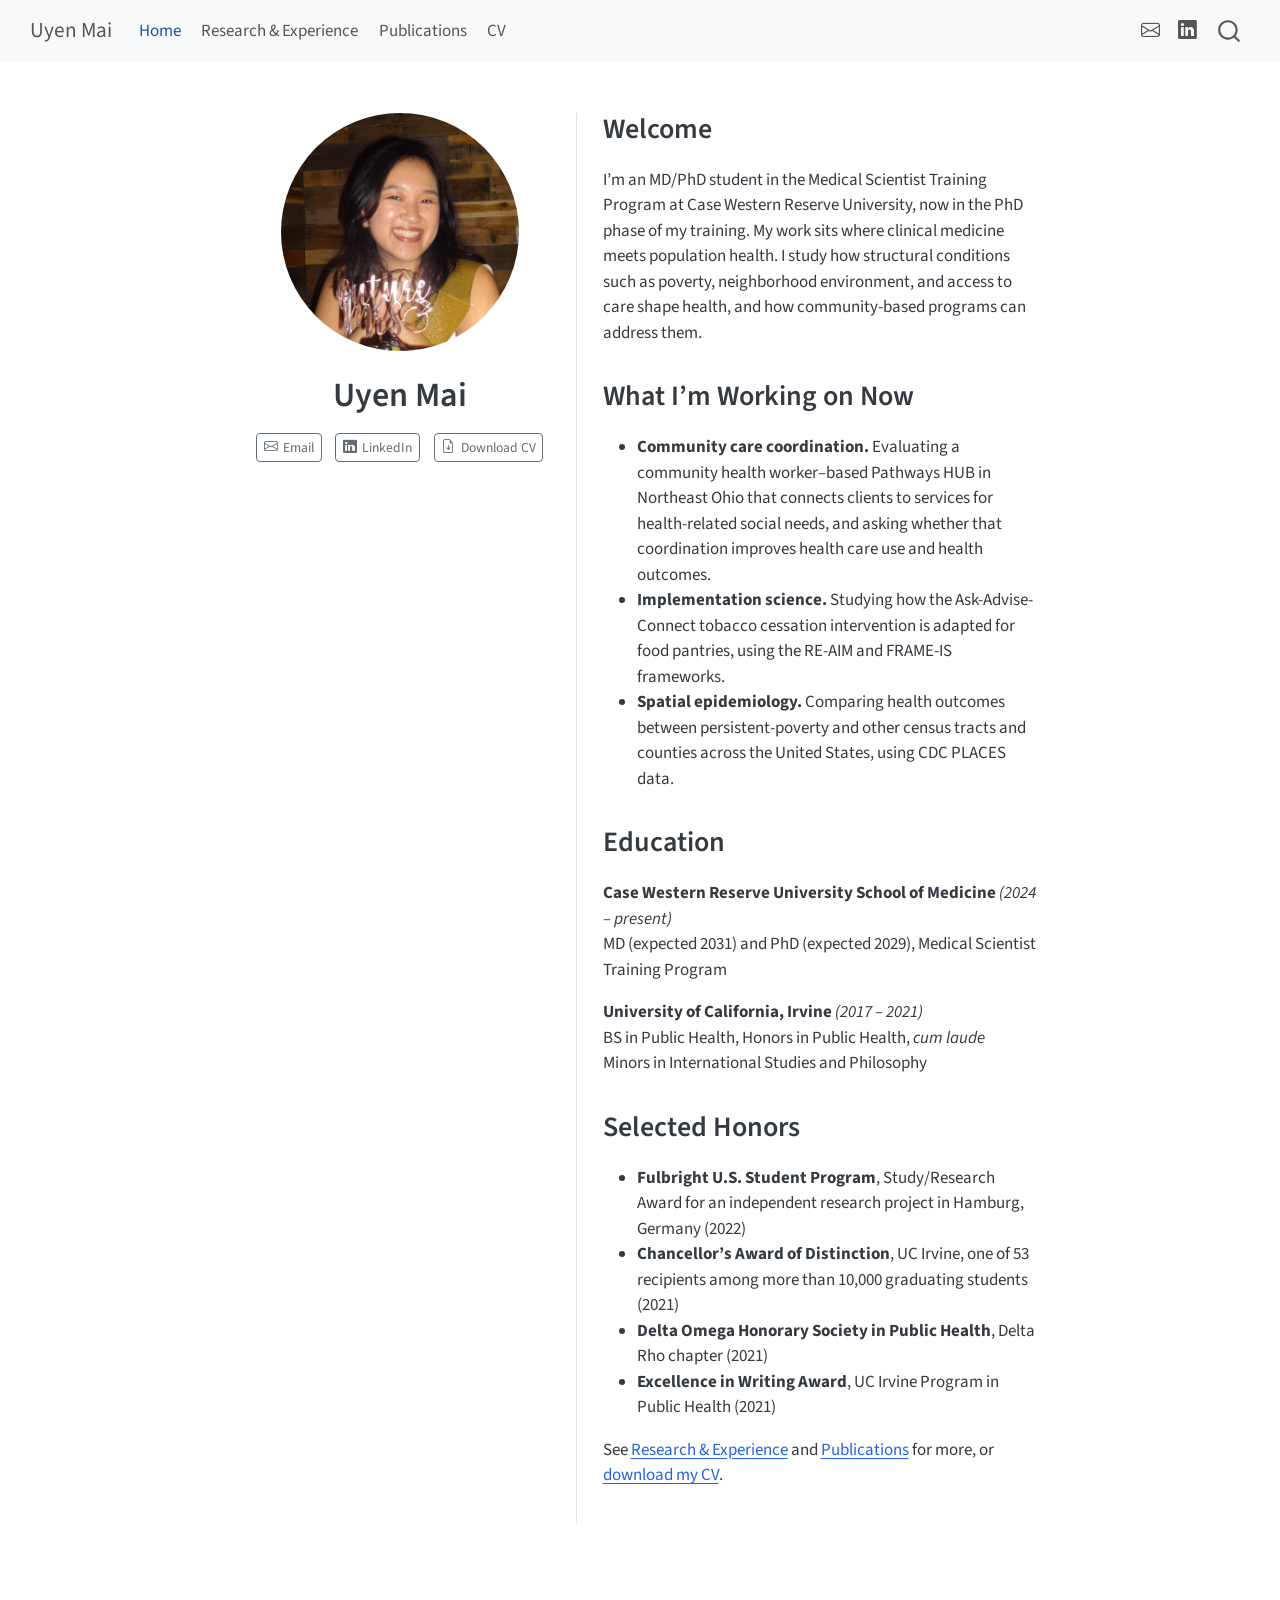
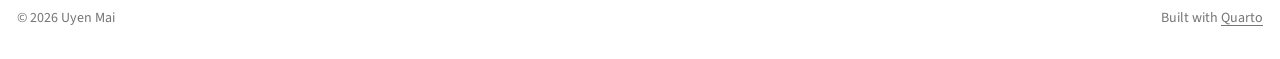
<file: docs/index.html>
<!DOCTYPE html>
<html xmlns="http://www.w3.org/1999/xhtml" lang="en" xml:lang="en"><head>

<meta charset="utf-8">
<meta name="generator" content="quarto-1.11.9">

<meta name="viewport" content="width=device-width, initial-scale=1.0, user-scalable=yes">


<title>Uyen Mai</title>
<style>
/* Default styles provided by pandoc.
** See https://pandoc.org/MANUAL.html#variables-for-html for config info.
*/
span.smallcaps{font-variant: small-caps;}
div.columns{display: flex; gap: 1.5em;}
div.column{flex: auto;}
@media screen {
div.columns{gap: min(4vw, 1.5em);}
div.column{overflow-x: auto;}
}
div.hanging-indent{margin-left: 1.5em; text-indent: -1.5em;}
ul.task-list{list-style: none;}
ul.task-list li input[type="checkbox"] {
  width: 0.8em;
  margin: 0 0.8em 0.2em -1em; /* quarto-specific, see https://github.com/quarto-dev/quarto-cli/issues/4556 */ 
  vertical-align: middle;
}
</style>


<script src="site_libs/quarto-nav/quarto-nav.js"></script>
<script src="site_libs/quarto-nav/headroom.min.js"></script>
<script src="site_libs/clipboard/clipboard.min.js"></script>
<script src="site_libs/quarto-search/autocomplete.umd.js"></script>
<script src="site_libs/quarto-search/fuse.min.js"></script>
<script src="site_libs/quarto-search/quarto-search.js"></script>
<meta name="quarto:offset" content="./">
<link href="./favicon.png" rel="icon" type="image/png">
<script src="site_libs/quarto-html/quarto.js" type="module"></script>
<script src="site_libs/quarto-html/tabsets/tabsets.js" type="module"></script>
<script src="site_libs/quarto-html/scrollable-regions/scrollable-regions.js" type="module"></script>
<script src="site_libs/quarto-html/popper.min.js"></script>
<script src="site_libs/quarto-html/tippy.umd.min.js"></script>
<link href="site_libs/quarto-html/tippy.css" rel="stylesheet">
<link href="site_libs/quarto-html/quarto-syntax-highlighting-63b5708e65d6cd79cd7618c58d0c21e7.css" rel="stylesheet" id="quarto-text-highlighting-styles">
<script src="site_libs/bootstrap/bootstrap.min.js"></script>
<link href="site_libs/bootstrap/bootstrap-icons.css" rel="stylesheet">
<link href="site_libs/bootstrap/bootstrap-2f26042ee04390a409193c36bb3e8631.min.css" rel="stylesheet" append-hash="true" id="quarto-bootstrap" data-mode="light">
<script id="quarto-search-options" type="application/json">{
  "location": "navbar",
  "copy-button": false,
  "collapse-after": 3,
  "panel-placement": "end",
  "type": "overlay",
  "limit": 50,
  "keyboard-shortcut": [
    "f",
    "/",
    "s"
  ],
  "show-item-context": false,
  "language": {
    "search-no-results-text": "No results",
    "search-matching-documents-text": "matching documents",
    "search-copy-link-title": "Copy link to search",
    "search-hide-matches-text": "Hide additional matches",
    "search-more-match-text": "more match in this document",
    "search-more-matches-text": "more matches in this document",
    "search-clear-button-title": "Clear",
    "search-text-placeholder": "",
    "search-detached-cancel-button-title": "Cancel",
    "search-submit-button-title": "Submit",
    "search-label": "Search"
  }
}</script>


<link rel="stylesheet" href="styles.css">
</head>

<body class="nav-fixed fullcontent quarto-light"><a id="quarto-skip-link" class="visually-hidden-focusable" href="#quarto-document-content">Skip to main content</a>

<div id="quarto-search-results"></div>
  <header id="quarto-header" class="headroom fixed-top">
    <nav class="navbar navbar-expand-lg " data-bs-theme="dark" aria-label="Site">
      <div class="navbar-container container-fluid">
      <div class="navbar-brand-container mx-auto">
    <a class="navbar-brand" href="./index.html">
    <span class="navbar-title">Uyen Mai</span>
    </a>
  </div>
          <button class="navbar-toggler" type="button" data-bs-toggle="collapse" data-bs-target="#navbarCollapse" aria-controls="navbarCollapse" aria-expanded="false" aria-label="Toggle navigation" onclick="if (window.quartoToggleHeadroom) { window.quartoToggleHeadroom(); }">
  <span class="navbar-toggler-icon"></span>
</button>
          <div class="collapse navbar-collapse" id="navbarCollapse">
            <ul class="navbar-nav navbar-nav-scroll me-auto">
  <li class="nav-item">
    <a class="nav-link active" href="./index.html" aria-current="page"> 
<span class="menu-text">Home</span></a>
  </li>  
  <li class="nav-item">
    <a class="nav-link" href="./research.html"> 
<span class="menu-text">Research &amp; Experience</span></a>
  </li>  
  <li class="nav-item">
    <a class="nav-link" href="./publications.html"> 
<span class="menu-text">Publications</span></a>
  </li>  
  <li class="nav-item">
    <a class="nav-link" href="./cv.pdf"> 
<span class="menu-text">CV</span></a>
  </li>  
</ul>
            <ul class="navbar-nav navbar-nav-scroll ms-auto">
  <li class="nav-item compact">
    <a class="nav-link" href="mailto:utm@case.edu"> <i class="bi bi-envelope" role="img" aria-label="Email">
</i> 
<span class="menu-text"></span></a>
  </li>  
  <li class="nav-item compact">
    <a class="nav-link" href="https://www.linkedin.com/in/umai/"> <i class="bi bi-linkedin" role="img" aria-label="LinkedIn">
</i> 
<span class="menu-text"></span></a>
  </li>  
</ul>
          </div> <!-- /navcollapse -->
            <div class="quarto-navbar-tools">
</div>
            <div id="quarto-search" class="" title="Search"></div>
      </div> <!-- /container-fluid -->
    </nav>
</header>
<!-- content -->
<div id="quarto-content" class="quarto-container page-columns page-rows-contents page-layout-article page-navbar">
<!-- sidebar -->
<!-- margin-sidebar -->
    
<!-- main -->
<div class="quarto-about-trestles">
  <div class="about-entity">
    <img src="profile.jpg" alt="Photo of Uyen Mai" class="about-image
  round " style="height: 14em; width: 14em;">
<header id="title-block-header" class="quarto-title-block default">
<div class="quarto-title">
<h1 class="title">Uyen Mai</h1>
</div>
<div class="quarto-title-meta">
  </div>
</header>
    <div class="about-links">
  <a href="mailto:utm@case.edu" class="about-link" rel="" target="">
    <i class="bi bi-envelope"></i>
     <span class="about-link-text">Email</span>
  </a>
  <a href="https://www.linkedin.com/in/umai/" class="about-link" rel="" target="">
    <i class="bi bi-linkedin"></i>
     <span class="about-link-text">LinkedIn</span>
  </a>
  <a href="/cv.pdf" class="about-link" rel="" target="">
    <i class="bi bi-file-earmark-arrow-down"></i>
     <span class="about-link-text">Download CV</span>
  </a>
</div>
  </div>
  <div class="about-contents"><main class="content" id="quarto-document-content" tabindex="-1">
<section id="welcome" class="level2">
<h2 data-anchor-id="welcome">Welcome</h2>
<p>I’m an MD/PhD student in the Medical Scientist Training Program at Case Western Reserve University, now in the PhD phase of my training. My work sits where clinical medicine meets population health. I study how structural conditions such as poverty, neighborhood environment, and access to care shape health, and how community-based programs can address them.</p>
</section>
<section id="what-im-working-on-now" class="level2">
<h2 data-anchor-id="what-im-working-on-now">What I’m Working on Now</h2>
<ul>
<li><strong>Community care coordination.</strong> Evaluating a community health worker–based Pathways HUB in Northeast Ohio that connects clients to services for health-related social needs, and asking whether that coordination improves health care use and health outcomes.</li>
<li><strong>Implementation science.</strong> Studying how the Ask-Advise-Connect tobacco cessation intervention is adapted for food pantries, using the RE-AIM and FRAME-IS frameworks.</li>
<li><strong>Spatial epidemiology.</strong> Comparing health outcomes between persistent-poverty and other census tracts and counties across the United States, using CDC PLACES data.</li>
</ul>
</section>
<section id="education" class="level2">
<h2 data-anchor-id="education">Education</h2>
<p><strong>Case Western Reserve University School of Medicine</strong> <em>(2024 – present)</em><br>
MD (expected 2031) and PhD (expected 2029), Medical Scientist Training Program</p>
<p><strong>University of California, Irvine</strong> <em>(2017 – 2021)</em><br>
BS in Public Health, Honors in Public Health, <em>cum laude</em><br>
Minors in International Studies and Philosophy</p>
</section>
<section id="selected-honors" class="level2">
<h2 data-anchor-id="selected-honors">Selected Honors</h2>
<ul>
<li><strong>Fulbright U.S. Student Program</strong>, Study/Research Award for an independent research project in Hamburg, Germany (2022)</li>
<li><strong>Chancellor’s Award of Distinction</strong>, UC Irvine, one of 53 recipients among more than 10,000 graduating students (2021)</li>
<li><strong>Delta Omega Honorary Society in Public Health</strong>, Delta Rho chapter (2021)</li>
<li><strong>Excellence in Writing Award</strong>, UC Irvine Program in Public Health (2021)</li>
</ul>
<p>See <a href="./research.html">Research &amp; Experience</a> and <a href="./publications.html">Publications</a> for more, or <a href="cv.pdf">download my CV</a>.</p>


</section>
</main></div>
</div>
 <!-- /main -->
<script id="quarto-html-after-body" type="application/javascript">
  window.document.addEventListener("DOMContentLoaded", function (event) {
    const isCodeAnnotation = (el) => {
      for (const clz of el.classList) {
        if (clz.startsWith('code-annotation-')) {                     
          return true;
        }
      }
      return false;
    }
    const onCopySuccess = function(e) {
      // button target
      const button = e.trigger;
      // don't keep focus
      button.blur();
      // flash "checked"
      button.classList.add('code-copy-button-checked');
      var currentTitle = button.getAttribute("title");
      button.setAttribute("title", "Copied!");
      let tooltip;
      if (window.bootstrap) {
        button.setAttribute("data-bs-toggle", "tooltip");
        button.setAttribute("data-bs-placement", "left");
        button.setAttribute("data-bs-title", "Copied!");
        tooltip = new bootstrap.Tooltip(button, 
          { trigger: "manual", 
            customClass: "code-copy-button-tooltip",
            offset: [0, -8]});
        tooltip.show();    
      }
      setTimeout(function() {
        if (tooltip) {
          tooltip.hide();
          button.removeAttribute("data-bs-title");
          button.removeAttribute("data-bs-toggle");
          button.removeAttribute("data-bs-placement");
        }
        button.setAttribute("title", currentTitle);
        button.classList.remove('code-copy-button-checked');
      }, 1000);
      // clear code selection
      e.clearSelection();
    }
    const getTextToCopy = function(trigger) {
      const outerScaffold = trigger.parentElement.cloneNode(true);
      const codeEl = outerScaffold.querySelector('code');
      for (const childEl of codeEl.children) {
        if (isCodeAnnotation(childEl)) {
          childEl.remove();
        }
      }
      return codeEl.innerText;
    }
    const clipboard = new window.ClipboardJS('.code-copy-button:not([data-in-quarto-modal])', {
      text: getTextToCopy
    });
    clipboard.on('success', onCopySuccess);
    if (window.document.getElementById('quarto-embedded-source-code-modal')) {
      const clipboardModal = new window.ClipboardJS('.code-copy-button[data-in-quarto-modal]', {
        text: getTextToCopy,
        container: window.document.getElementById('quarto-embedded-source-code-modal')
      });
      clipboardModal.on('success', onCopySuccess);
    }
      var localhostRegex = new RegExp(/^(?:http|https):\/\/localhost\:?[0-9]*\//);
      var mailtoRegex = new RegExp(/^mailto:/);
        var filterRegex = new RegExp('/' + window.location.host + '/');
      var isInternal = (href) => {
          return filterRegex.test(href) || localhostRegex.test(href) || mailtoRegex.test(href);
      }
      // Inspect non-navigation links and adorn them if external
      window.quartoDecorateExternalLinks = function (root) {
     var links = (root || window.document).querySelectorAll('a[href]:not(.nav-link):not(.navbar-brand):not(.toc-action):not(.sidebar-link):not(.sidebar-item-toggle):not(.pagination-link):not(.no-external):not([aria-hidden]):not(.dropdown-item):not(.quarto-navigation-tool):not(.about-link)');
      for (var i=0; i<links.length; i++) {
        const link = links[i];
        if (!isInternal(link.href)) {
          // undo the damage that might have been done by quarto-nav.js in the case of
          // links that we want to consider external
          if (link.dataset.originalHref !== undefined) {
            link.href = link.dataset.originalHref;
          }
          if (!link.classList.contains('no-external-icon')) {
          }
        }
      }
      };
      window.quartoDecorateExternalLinks(window.document);
    // Esc closes the popup (WCAG 1.4.13) and focus leaving both trigger and
    // popup closes it (WCAG 2.4.11); tippy handles neither for interactive popups.
    const hideOnEscAndFocusOut = {
      name: 'hideOnEscAndFocusOut',
      defaultValue: true,
      fn(instance) {
        const dismiss = () => {
          // A show scheduled by the trigger delay would otherwise reopen it
          instance.clearDelayTimeouts();
          instance.hide();
        };
        const onKeyDown = (event) => {
          if (event.key !== 'Escape') {
            return;
          }
          // Keep Esc from also reaching page handlers (e.g. reveal.js overview),
          // except an open reveal.js slide menu, which Esc should close too.
          // The menu handles keys only when its keyboard option is on.
          const menuHandlesEsc = window.Reveal?.getPlugin?.('menu')?.isOpen() &&
            window.Reveal.getConfig().menu?.keyboard !== false;
          if (!menuHandlesEsc) {
            event.stopPropagation();
          }
          if (instance.popper.contains(window.document.activeElement)) {
            // Disabled while refocusing so the focus trigger does not reopen it
            instance.disable();
            instance.reference.focus();
            instance.enable();
          }
          dismiss();
        };
        const onFocusOut = (event) => {
          const target = event.relatedTarget;
          if (target && !instance.reference.contains(target) &&
              !instance.popper.contains(target)) {
            dismiss();
          }
        };
        // On the trigger too: a click trigger (code-annotations: select) has no
        // blur handling. Attached for the instance's lifetime so leaving the
        // trigger also cancels a show still pending on the trigger delay.
        instance.reference.addEventListener('focusout', onFocusOut);
        return {
          onShow() {
            window.document.addEventListener('keydown', onKeyDown, true);
            instance.popper.addEventListener('focusout', onFocusOut);
          },
          onHide() {
            window.document.removeEventListener('keydown', onKeyDown, true);
            instance.popper.removeEventListener('focusout', onFocusOut);
          },
          onDestroy() {
            instance.reference.removeEventListener('focusout', onFocusOut);
          },
        };
      },
    };
    function tippyHover(el, contentFn, onTriggerFn, onUntriggerFn) {
      const config = {
        allowHTML: true,
        maxWidth: 500,
        delay: 100,
        arrow: false,
        appendTo: function(el) {
            return el.parentElement;
        },
        interactive: true,
        interactiveBorder: 10,
        theme: 'quarto',
        placement: 'bottom-start',
        plugins: [hideOnEscAndFocusOut],
      };
      if (contentFn) {
        config.content = contentFn;
      }
      if (onTriggerFn) {
        config.onTrigger = onTriggerFn;
      }
      if (onUntriggerFn) {
        config.onUntrigger = onUntriggerFn;
      }
      window.tippy(el, config); 
    }
    const noterefs = window.document.querySelectorAll('a[role="doc-noteref"]');
    for (var i=0; i<noterefs.length; i++) {
      const ref = noterefs[i];
      tippyHover(ref, function() {
        // use id or data attribute instead here
        let href = ref.getAttribute('data-footnote-href') || ref.getAttribute('href');
        try { href = new URL(href).hash; } catch {}
        const id = href.replace(/^#\/?/, "");
        const note = window.document.getElementById(id);
        if (note) {
          return note.innerHTML;
        } else {
          return "";
        }
      });
    }
    const xrefs = window.document.querySelectorAll('a.quarto-xref');
    const processXRef = (id, note) => {
      // Strip column container classes
      const stripColumnClz = (el) => {
        el.classList.remove("page-full", "page-columns");
        if (el.children) {
          for (const child of el.children) {
            stripColumnClz(child);
          }
        }
      }
      stripColumnClz(note)
      if (id === null || id.startsWith('sec-')) {
        // Special case sections, only their first couple elements
        const container = document.createElement("div");
        if (note.children && note.children.length > 2) {
          container.appendChild(note.children[0].cloneNode(true));
          for (let i = 1; i < note.children.length; i++) {
            const child = note.children[i];
            if (child.tagName === "P" && child.innerText === "") {
              continue;
            } else {
              container.appendChild(child.cloneNode(true));
              break;
            }
          }
          if (window.Quarto?.typesetMath) {
            window.Quarto.typesetMath(container);
          }
          return container.innerHTML
        } else {
          if (window.Quarto?.typesetMath) {
            window.Quarto.typesetMath(note);
          }
          return note.innerHTML;
        }
      } else {
        // Remove any anchor links if they are present
        const anchorLink = note.querySelector('a.anchorjs-link');
        if (anchorLink) {
          anchorLink.remove();
        }
        if (window.Quarto?.typesetMath) {
          window.Quarto.typesetMath(note);
        }
        if (note.classList.contains("callout")) {
          return note.outerHTML;
        } else {
          return note.innerHTML;
        }
      }
    }
    for (var i=0; i<xrefs.length; i++) {
      const xref = xrefs[i];
      tippyHover(xref, undefined, function(instance) {
        instance.disable();
        let url = xref.getAttribute('href');
        let hash = undefined; 
        if (url.startsWith('#')) {
          hash = url;
        } else {
          try { hash = new URL(url).hash; } catch {}
        }
        if (hash) {
          const id = hash.replace(/^#\/?/, "");
          const note = window.document.getElementById(id);
          if (note !== null) {
            try {
              const html = processXRef(id, note.cloneNode(true));
              instance.setContent(html);
            } finally {
              instance.enable();
              instance.show();
            }
          } else {
            // See if we can fetch this
            fetch(url.split('#')[0])
            .then(res => res.text())
            .then(html => {
              const parser = new DOMParser();
              const htmlDoc = parser.parseFromString(html, "text/html");
              const note = htmlDoc.getElementById(id);
              if (note !== null) {
                const html = processXRef(id, note);
                instance.setContent(html);
              } 
            }).finally(() => {
              instance.enable();
              instance.show();
            });
          }
        } else {
          // See if we can fetch a full url (with no hash to target)
          // This is a special case and we should probably do some content thinning / targeting
          fetch(url)
          .then(res => res.text())
          .then(html => {
            const parser = new DOMParser();
            const htmlDoc = parser.parseFromString(html, "text/html");
            const note = htmlDoc.querySelector('main.content');
            if (note !== null) {
              // This should only happen for chapter cross references
              // (since there is no id in the URL)
              // remove the first header
              if (note.children.length > 0 && note.children[0].tagName === "HEADER") {
                note.children[0].remove();
              }
              const html = processXRef(null, note);
              instance.setContent(html);
            } 
          }).finally(() => {
            instance.enable();
            instance.show();
          });
        }
      }, function(instance) {
      });
    }
        let selectedAnnoteEl;
        const selectorForAnnotation = ( cell, annotation) => {
          let cellAttr = 'data-code-cell="' + cell + '"';
          let lineAttr = 'data-code-annotation="' +  annotation + '"';
          const selector = 'span[' + cellAttr + '][' + lineAttr + ']';
          return selector;
        }
        const selectCodeLines = (annoteEl) => {
          const doc = window.document;
          const targetCell = annoteEl.getAttribute("data-target-cell");
          const targetAnnotation = annoteEl.getAttribute("data-target-annotation");
          const annoteSpan = window.document.querySelector(selectorForAnnotation(targetCell, targetAnnotation));
          const lines = annoteSpan.getAttribute("data-code-lines").split(",");
          const lineIds = lines.map((line) => {
            return targetCell + "-" + line;
          })
          // Each band is positioned against its own containing block, which is
          // not the offsetParent of the lines, so place it from client rects.
          const placeBand = (band, firstEl, lastEl, codeBlock) => {
            const container = band.offsetParent;
            if (container === null) {
              return;
            }
            const containerRect = container.getBoundingClientRect();
            // Reveal.js scales slides with a transform, so convert client
            // pixels back to the CSS pixels of the container.
            const scale = containerRect.height / container.offsetHeight || 1;
            const firstRect = firstEl.getBoundingClientRect();
            const lastRect = lastEl.getBoundingClientRect();
            const top = (firstRect.top - containerRect.top) / scale - container.clientTop + container.scrollTop;
            const height = (lastRect.bottom - firstRect.top) / scale;
            band.style.top = top - 2 + "px";
            band.style.height = height + 4 + "px";
            if (codeBlock) {
              // Without the copy button wrapper, the containing block is wider
              // than the code block, so span the code block explicitly.
              const blockRect = codeBlock.getBoundingClientRect();
              band.style.left = (blockRect.left - containerRect.left) / scale - container.clientLeft + container.scrollLeft + "px";
              band.style.width = blockRect.width / scale + "px";
            }
          };
          if (lineIds.length > 0) {
            const el = window.document.getElementById(lineIds[0]);
            const lastEl = window.document.getElementById(lineIds[lineIds.length - 1]);
            const parent = el.parentElement.parentElement;
            // cook up a div (if necessary) and position it
            let div = window.document.getElementById("code-annotation-line-highlight");
            if (div === null) {
              div = window.document.createElement("div");
              div.setAttribute("id", "code-annotation-line-highlight");
              div.style.position = 'absolute';
              parent.appendChild(div);
            }
            placeBand(div, el, lastEl, parent.closest("div.sourceCode") || parent);
            let gutterDiv = window.document.getElementById("code-annotation-line-highlight-gutter");
            if (gutterDiv === null) {
              gutterDiv = window.document.createElement("div");
              gutterDiv.setAttribute("id", "code-annotation-line-highlight-gutter");
              gutterDiv.style.position = 'absolute';
              const codeCell = window.document.getElementById(targetCell);
              const gutter = codeCell.querySelector('.code-annotation-gutter');
              gutter.appendChild(gutterDiv);
            }
            placeBand(gutterDiv, el, lastEl);
            selectedAnnoteEl = annoteEl;
          }
        };
        const unselectCodeLines = () => {
          const elementsIds = ["code-annotation-line-highlight", "code-annotation-line-highlight-gutter"];
          elementsIds.forEach((elId) => {
            const div = window.document.getElementById(elId);
            if (div) {
              div.remove();
            }
          });
          selectedAnnoteEl = undefined;
        };
          // Handle positioning of the toggle
      window.addEventListener(
        "resize",
        throttle(() => {
          elRect = undefined;
          if (selectedAnnoteEl) {
            selectCodeLines(selectedAnnoteEl);
          }
        }, 10)
      );
      function throttle(fn, ms) {
      let throttle = false;
      let timer;
        return (...args) => {
          if(!throttle) { // first call gets through
              fn.apply(this, args);
              throttle = true;
          } else { // all the others get throttled
              if(timer) clearTimeout(timer); // cancel #2
              timer = setTimeout(() => {
                fn.apply(this, args);
                timer = throttle = false;
              }, ms);
          }
        };
      }
        // Attach click handler to the DT
        const annoteDls = window.document.querySelectorAll('dt[data-target-cell]');
        for (const annoteDlNode of annoteDls) {
          annoteDlNode.addEventListener('click', (event) => {
            const clickedEl = event.target;
            if (clickedEl !== selectedAnnoteEl) {
              unselectCodeLines();
              const activeEl = window.document.querySelector('dt[data-target-cell].code-annotation-active');
              if (activeEl) {
                activeEl.classList.remove('code-annotation-active');
              }
              selectCodeLines(clickedEl);
              clickedEl.classList.add('code-annotation-active');
            } else {
              // Unselect the line
              unselectCodeLines();
              clickedEl.classList.remove('code-annotation-active');
            }
          });
        }
    const findCites = (el) => {
      const parentEl = el.parentElement;
      if (parentEl) {
        const cites = parentEl.dataset.cites;
        if (cites) {
          return {
            el,
            cites: cites.split(' ')
          };
        } else {
          return findCites(el.parentElement)
        }
      } else {
        return undefined;
      }
    };
    var bibliorefs = window.document.querySelectorAll('a[role="doc-biblioref"]');
    for (var i=0; i<bibliorefs.length; i++) {
      const ref = bibliorefs[i];
      const citeInfo = findCites(ref);
      if (citeInfo) {
        tippyHover(citeInfo.el, function() {
          var popup = window.document.createElement('div');
          citeInfo.cites.forEach(function(cite) {
            var citeDiv = window.document.createElement('div');
            citeDiv.classList.add('hanging-indent');
            citeDiv.classList.add('csl-entry');
            var biblioDiv = window.document.getElementById('ref-' + cite);
            if (biblioDiv) {
              citeDiv.innerHTML = biblioDiv.innerHTML;
            }
            popup.appendChild(citeDiv);
          });
          return popup.innerHTML;
        });
      }
    }
  });
  </script>
  <script type="application/javascript">
  window.quartoScrollableRegionsLabels = {"code":"Scrollable code","output":"Scrollable output"};
  </script>
</div> <!-- /content -->
<footer class="footer">
  <div class="nav-footer">
    <div class="nav-footer-left">
<p>© 2026 Uyen Mai</p>
</div>   
    <div class="nav-footer-center">
      &nbsp;
    </div>
    <div class="nav-footer-right">
<p>Built with <a href="https://quarto.org">Quarto</a></p>
</div>
  </div>
</footer>




</body></html>
</file>
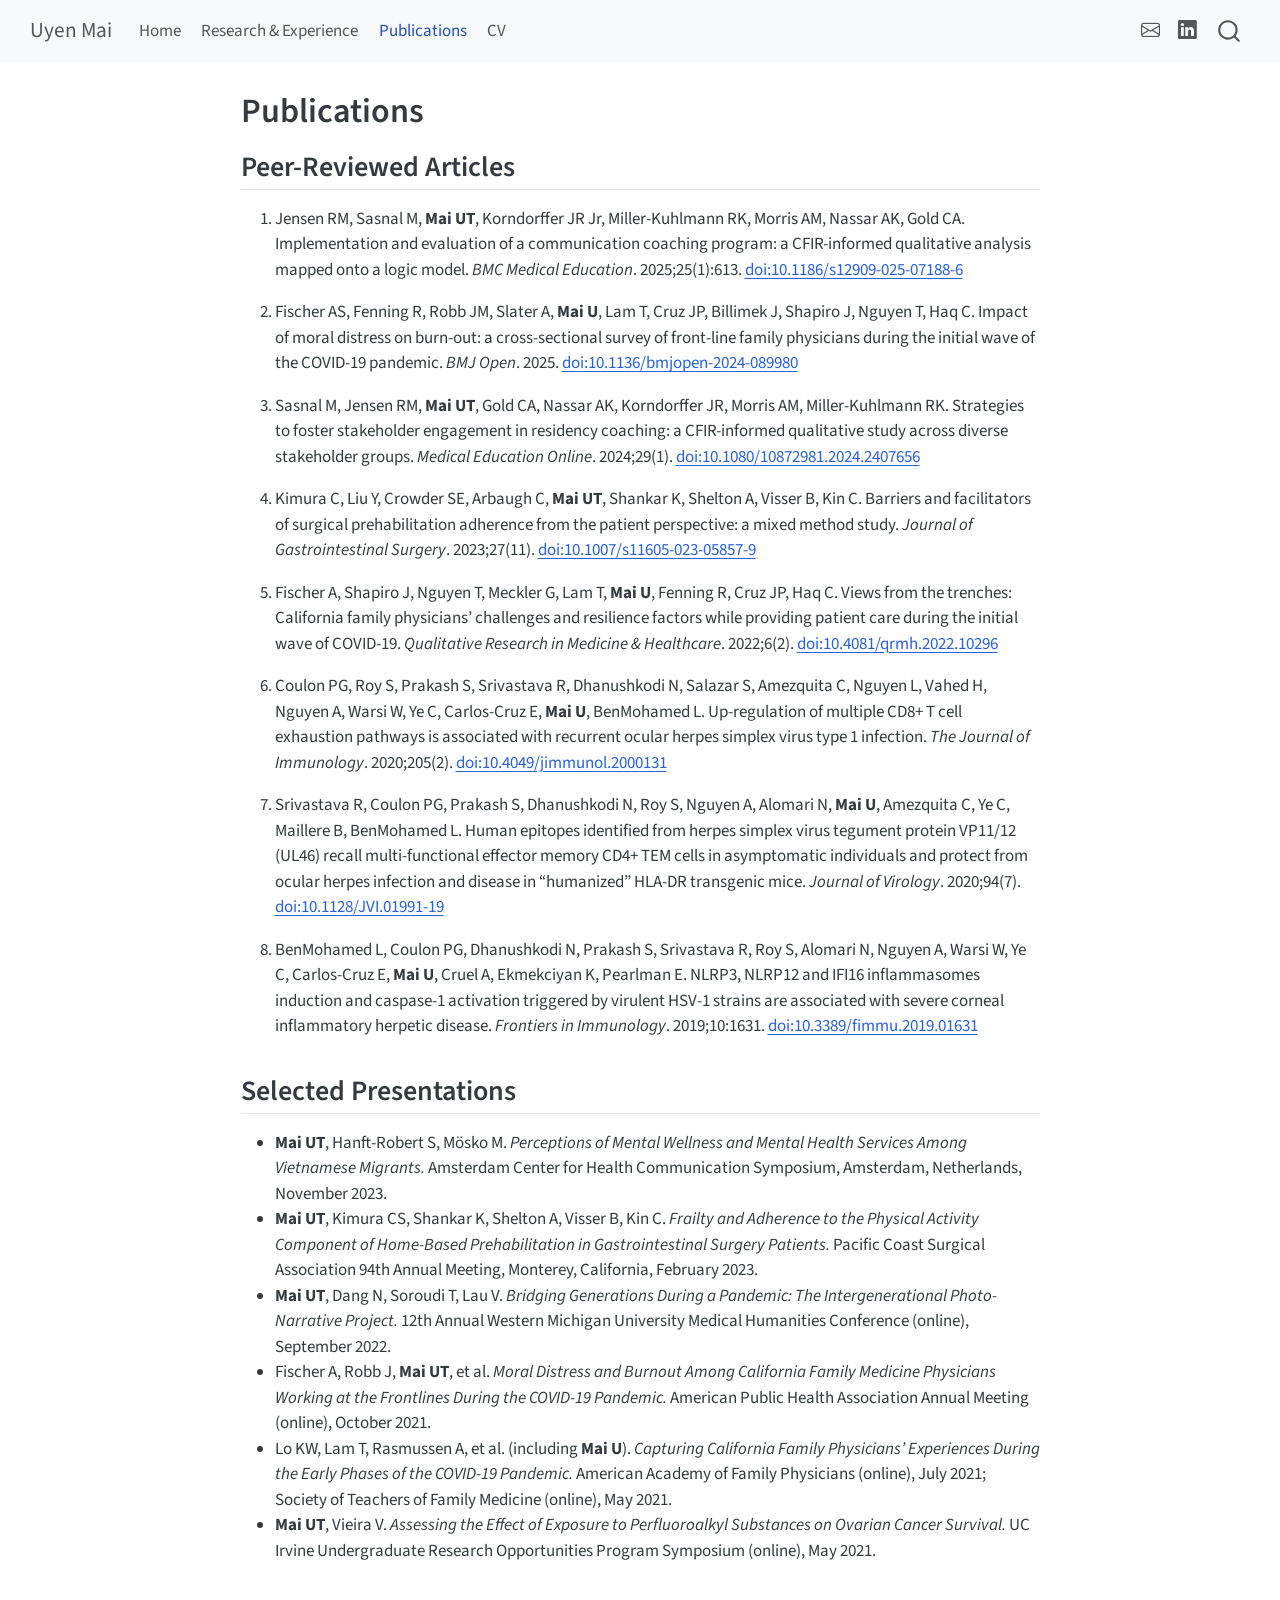
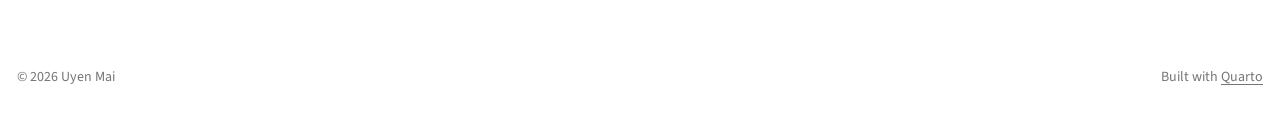
<file: docs/publications.html>
<!DOCTYPE html>
<html xmlns="http://www.w3.org/1999/xhtml" lang="en" xml:lang="en"><head>

<meta charset="utf-8">
<meta name="generator" content="quarto-1.11.9">

<meta name="viewport" content="width=device-width, initial-scale=1.0, user-scalable=yes">


<title>Publications – Uyen Mai</title>
<style>
/* Default styles provided by pandoc.
** See https://pandoc.org/MANUAL.html#variables-for-html for config info.
*/
span.smallcaps{font-variant: small-caps;}
div.columns{display: flex; gap: 1.5em;}
div.column{flex: auto;}
@media screen {
div.columns{gap: min(4vw, 1.5em);}
div.column{overflow-x: auto;}
}
div.hanging-indent{margin-left: 1.5em; text-indent: -1.5em;}
ul.task-list{list-style: none;}
ul.task-list li input[type="checkbox"] {
  width: 0.8em;
  margin: 0 0.8em 0.2em -1em; /* quarto-specific, see https://github.com/quarto-dev/quarto-cli/issues/4556 */ 
  vertical-align: middle;
}
</style>


<script src="site_libs/quarto-nav/quarto-nav.js"></script>
<script src="site_libs/quarto-nav/headroom.min.js"></script>
<script src="site_libs/clipboard/clipboard.min.js"></script>
<script src="site_libs/quarto-search/autocomplete.umd.js"></script>
<script src="site_libs/quarto-search/fuse.min.js"></script>
<script src="site_libs/quarto-search/quarto-search.js"></script>
<meta name="quarto:offset" content="./">
<link href="./favicon.png" rel="icon" type="image/png">
<script src="site_libs/quarto-html/quarto.js" type="module"></script>
<script src="site_libs/quarto-html/tabsets/tabsets.js" type="module"></script>
<script src="site_libs/quarto-html/scrollable-regions/scrollable-regions.js" type="module"></script>
<script src="site_libs/quarto-html/popper.min.js"></script>
<script src="site_libs/quarto-html/tippy.umd.min.js"></script>
<script src="site_libs/quarto-html/anchor.min.js"></script>
<link href="site_libs/quarto-html/tippy.css" rel="stylesheet">
<link href="site_libs/quarto-html/quarto-syntax-highlighting-63b5708e65d6cd79cd7618c58d0c21e7.css" rel="stylesheet" id="quarto-text-highlighting-styles">
<script src="site_libs/bootstrap/bootstrap.min.js"></script>
<link href="site_libs/bootstrap/bootstrap-icons.css" rel="stylesheet">
<link href="site_libs/bootstrap/bootstrap-2f26042ee04390a409193c36bb3e8631.min.css" rel="stylesheet" append-hash="true" id="quarto-bootstrap" data-mode="light">
<script id="quarto-search-options" type="application/json">{
  "location": "navbar",
  "copy-button": false,
  "collapse-after": 3,
  "panel-placement": "end",
  "type": "overlay",
  "limit": 50,
  "keyboard-shortcut": [
    "f",
    "/",
    "s"
  ],
  "show-item-context": false,
  "language": {
    "search-no-results-text": "No results",
    "search-matching-documents-text": "matching documents",
    "search-copy-link-title": "Copy link to search",
    "search-hide-matches-text": "Hide additional matches",
    "search-more-match-text": "more match in this document",
    "search-more-matches-text": "more matches in this document",
    "search-clear-button-title": "Clear",
    "search-text-placeholder": "",
    "search-detached-cancel-button-title": "Cancel",
    "search-submit-button-title": "Submit",
    "search-label": "Search"
  }
}</script>


<link rel="stylesheet" href="styles.css">
</head>

<body class="nav-fixed fullcontent quarto-light"><a id="quarto-skip-link" class="visually-hidden-focusable" href="#quarto-document-content">Skip to main content</a>

<div id="quarto-search-results"></div>
  <header id="quarto-header" class="headroom fixed-top">
    <nav class="navbar navbar-expand-lg " data-bs-theme="dark" aria-label="Site">
      <div class="navbar-container container-fluid">
      <div class="navbar-brand-container mx-auto">
    <a class="navbar-brand" href="./index.html">
    <span class="navbar-title">Uyen Mai</span>
    </a>
  </div>
          <button class="navbar-toggler" type="button" data-bs-toggle="collapse" data-bs-target="#navbarCollapse" aria-controls="navbarCollapse" aria-expanded="false" aria-label="Toggle navigation" onclick="if (window.quartoToggleHeadroom) { window.quartoToggleHeadroom(); }">
  <span class="navbar-toggler-icon"></span>
</button>
          <div class="collapse navbar-collapse" id="navbarCollapse">
            <ul class="navbar-nav navbar-nav-scroll me-auto">
  <li class="nav-item">
    <a class="nav-link" href="./index.html"> 
<span class="menu-text">Home</span></a>
  </li>  
  <li class="nav-item">
    <a class="nav-link" href="./research.html"> 
<span class="menu-text">Research &amp; Experience</span></a>
  </li>  
  <li class="nav-item">
    <a class="nav-link active" href="./publications.html" aria-current="page"> 
<span class="menu-text">Publications</span></a>
  </li>  
  <li class="nav-item">
    <a class="nav-link" href="./cv.pdf"> 
<span class="menu-text">CV</span></a>
  </li>  
</ul>
            <ul class="navbar-nav navbar-nav-scroll ms-auto">
  <li class="nav-item compact">
    <a class="nav-link" href="mailto:utm@case.edu"> <i class="bi bi-envelope" role="img" aria-label="Email">
</i> 
<span class="menu-text"></span></a>
  </li>  
  <li class="nav-item compact">
    <a class="nav-link" href="https://www.linkedin.com/in/umai/"> <i class="bi bi-linkedin" role="img" aria-label="LinkedIn">
</i> 
<span class="menu-text"></span></a>
  </li>  
</ul>
          </div> <!-- /navcollapse -->
            <div class="quarto-navbar-tools">
</div>
            <div id="quarto-search" class="" title="Search"></div>
      </div> <!-- /container-fluid -->
    </nav>
</header>
<!-- content -->
<div id="quarto-content" class="quarto-container page-columns page-rows-contents page-layout-article page-navbar">
<!-- sidebar -->
<!-- margin-sidebar -->
    
<!-- main -->
<main class="content" id="quarto-document-content" tabindex="-1">

<header id="title-block-header" class="quarto-title-block default">
<div class="quarto-title">
<h1 class="title">Publications</h1>
</div>



<div class="quarto-title-meta">

    
  
    
  </div>
  


</header>


<section id="peer-reviewed-articles" class="level2">
<h2 class="anchored" data-anchor-id="peer-reviewed-articles">Peer-Reviewed Articles</h2>
<ol type="1">
<li><p>Jensen RM, Sasnal M, <strong>Mai UT</strong>, Korndorffer JR Jr, Miller-Kuhlmann RK, Morris AM, Nassar AK, Gold CA. Implementation and evaluation of a communication coaching program: a CFIR-informed qualitative analysis mapped onto a logic model. <em>BMC Medical Education</em>. 2025;25(1):613. <a href="https://doi.org/10.1186/s12909-025-07188-6">doi:10.1186/s12909-025-07188-6</a></p></li>
<li><p>Fischer AS, Fenning R, Robb JM, Slater A, <strong>Mai U</strong>, Lam T, Cruz JP, Billimek J, Shapiro J, Nguyen T, Haq C. Impact of moral distress on burn-out: a cross-sectional survey of front-line family physicians during the initial wave of the COVID-19 pandemic. <em>BMJ Open</em>. 2025. <a href="https://doi.org/10.1136/bmjopen-2024-089980">doi:10.1136/bmjopen-2024-089980</a></p></li>
<li><p>Sasnal M, Jensen RM, <strong>Mai UT</strong>, Gold CA, Nassar AK, Korndorffer JR, Morris AM, Miller-Kuhlmann RK. Strategies to foster stakeholder engagement in residency coaching: a CFIR-informed qualitative study across diverse stakeholder groups. <em>Medical Education Online</em>. 2024;29(1). <a href="https://doi.org/10.1080/10872981.2024.2407656">doi:10.1080/10872981.2024.2407656</a></p></li>
<li><p>Kimura C, Liu Y, Crowder SE, Arbaugh C, <strong>Mai UT</strong>, Shankar K, Shelton A, Visser B, Kin C. Barriers and facilitators of surgical prehabilitation adherence from the patient perspective: a mixed method study. <em>Journal of Gastrointestinal Surgery</em>. 2023;27(11). <a href="https://doi.org/10.1007/s11605-023-05857-9">doi:10.1007/s11605-023-05857-9</a></p></li>
<li><p>Fischer A, Shapiro J, Nguyen T, Meckler G, Lam T, <strong>Mai U</strong>, Fenning R, Cruz JP, Haq C. Views from the trenches: California family physicians’ challenges and resilience factors while providing patient care during the initial wave of COVID-19. <em>Qualitative Research in Medicine &amp; Healthcare</em>. 2022;6(2). <a href="https://doi.org/10.4081/qrmh.2022.10296">doi:10.4081/qrmh.2022.10296</a></p></li>
<li><p>Coulon PG, Roy S, Prakash S, Srivastava R, Dhanushkodi N, Salazar S, Amezquita C, Nguyen L, Vahed H, Nguyen A, Warsi W, Ye C, Carlos-Cruz E, <strong>Mai U</strong>, BenMohamed L. Up-regulation of multiple CD8+ T cell exhaustion pathways is associated with recurrent ocular herpes simplex virus type 1 infection. <em>The Journal of Immunology</em>. 2020;205(2). <a href="https://doi.org/10.4049/jimmunol.2000131">doi:10.4049/jimmunol.2000131</a></p></li>
<li><p>Srivastava R, Coulon PG, Prakash S, Dhanushkodi N, Roy S, Nguyen A, Alomari N, <strong>Mai U</strong>, Amezquita C, Ye C, Maillere B, BenMohamed L. Human epitopes identified from herpes simplex virus tegument protein VP11/12 (UL46) recall multi-functional effector memory CD4+ TEM cells in asymptomatic individuals and protect from ocular herpes infection and disease in “humanized” HLA-DR transgenic mice. <em>Journal of Virology</em>. 2020;94(7). <a href="https://doi.org/10.1128/JVI.01991-19">doi:10.1128/JVI.01991-19</a></p></li>
<li><p>BenMohamed L, Coulon PG, Dhanushkodi N, Prakash S, Srivastava R, Roy S, Alomari N, Nguyen A, Warsi W, Ye C, Carlos-Cruz E, <strong>Mai U</strong>, Cruel A, Ekmekciyan K, Pearlman E. NLRP3, NLRP12 and IFI16 inflammasomes induction and caspase-1 activation triggered by virulent HSV-1 strains are associated with severe corneal inflammatory herpetic disease. <em>Frontiers in Immunology</em>. 2019;10:1631. <a href="https://doi.org/10.3389/fimmu.2019.01631">doi:10.3389/fimmu.2019.01631</a></p></li>
</ol>
</section>
<section id="selected-presentations" class="level2">
<h2 class="anchored" data-anchor-id="selected-presentations">Selected Presentations</h2>
<ul>
<li><strong>Mai UT</strong>, Hanft-Robert S, Mösko M. <em>Perceptions of Mental Wellness and Mental Health Services Among Vietnamese Migrants.</em> Amsterdam Center for Health Communication Symposium, Amsterdam, Netherlands, November 2023.</li>
<li><strong>Mai UT</strong>, Kimura CS, Shankar K, Shelton A, Visser B, Kin C. <em>Frailty and Adherence to the Physical Activity Component of Home-Based Prehabilitation in Gastrointestinal Surgery Patients.</em> Pacific Coast Surgical Association 94th Annual Meeting, Monterey, California, February 2023.</li>
<li><strong>Mai UT</strong>, Dang N, Soroudi T, Lau V. <em>Bridging Generations During a Pandemic: The Intergenerational Photo-Narrative Project.</em> 12th Annual Western Michigan University Medical Humanities Conference (online), September 2022.</li>
<li>Fischer A, Robb J, <strong>Mai UT</strong>, et al.&nbsp;<em>Moral Distress and Burnout Among California Family Medicine Physicians Working at the Frontlines During the COVID-19 Pandemic.</em> American Public Health Association Annual Meeting (online), October 2021.</li>
<li>Lo KW, Lam T, Rasmussen A, et al.&nbsp;(including <strong>Mai U</strong>). <em>Capturing California Family Physicians’ Experiences During the Early Phases of the COVID-19 Pandemic.</em> American Academy of Family Physicians (online), July 2021; Society of Teachers of Family Medicine (online), May 2021.</li>
<li><strong>Mai UT</strong>, Vieira V. <em>Assessing the Effect of Exposure to Perfluoroalkyl Substances on Ovarian Cancer Survival.</em> UC Irvine Undergraduate Research Opportunities Program Symposium (online), May 2021.</li>
</ul>


</section>

</main> <!-- /main -->
<script id="quarto-html-after-body" type="application/javascript">
  window.document.addEventListener("DOMContentLoaded", function (event) {
    const icon = "";
    const anchorJS = new window.AnchorJS();
    anchorJS.options = {
      placement: 'right',
      icon: icon
    };
    anchorJS.add('.anchored');
    const isCodeAnnotation = (el) => {
      for (const clz of el.classList) {
        if (clz.startsWith('code-annotation-')) {                     
          return true;
        }
      }
      return false;
    }
    const onCopySuccess = function(e) {
      // button target
      const button = e.trigger;
      // don't keep focus
      button.blur();
      // flash "checked"
      button.classList.add('code-copy-button-checked');
      var currentTitle = button.getAttribute("title");
      button.setAttribute("title", "Copied!");
      let tooltip;
      if (window.bootstrap) {
        button.setAttribute("data-bs-toggle", "tooltip");
        button.setAttribute("data-bs-placement", "left");
        button.setAttribute("data-bs-title", "Copied!");
        tooltip = new bootstrap.Tooltip(button, 
          { trigger: "manual", 
            customClass: "code-copy-button-tooltip",
            offset: [0, -8]});
        tooltip.show();    
      }
      setTimeout(function() {
        if (tooltip) {
          tooltip.hide();
          button.removeAttribute("data-bs-title");
          button.removeAttribute("data-bs-toggle");
          button.removeAttribute("data-bs-placement");
        }
        button.setAttribute("title", currentTitle);
        button.classList.remove('code-copy-button-checked');
      }, 1000);
      // clear code selection
      e.clearSelection();
    }
    const getTextToCopy = function(trigger) {
      const outerScaffold = trigger.parentElement.cloneNode(true);
      const codeEl = outerScaffold.querySelector('code');
      for (const childEl of codeEl.children) {
        if (isCodeAnnotation(childEl)) {
          childEl.remove();
        }
      }
      return codeEl.innerText;
    }
    const clipboard = new window.ClipboardJS('.code-copy-button:not([data-in-quarto-modal])', {
      text: getTextToCopy
    });
    clipboard.on('success', onCopySuccess);
    if (window.document.getElementById('quarto-embedded-source-code-modal')) {
      const clipboardModal = new window.ClipboardJS('.code-copy-button[data-in-quarto-modal]', {
        text: getTextToCopy,
        container: window.document.getElementById('quarto-embedded-source-code-modal')
      });
      clipboardModal.on('success', onCopySuccess);
    }
      var localhostRegex = new RegExp(/^(?:http|https):\/\/localhost\:?[0-9]*\//);
      var mailtoRegex = new RegExp(/^mailto:/);
        var filterRegex = new RegExp('/' + window.location.host + '/');
      var isInternal = (href) => {
          return filterRegex.test(href) || localhostRegex.test(href) || mailtoRegex.test(href);
      }
      // Inspect non-navigation links and adorn them if external
      window.quartoDecorateExternalLinks = function (root) {
     var links = (root || window.document).querySelectorAll('a[href]:not(.nav-link):not(.navbar-brand):not(.toc-action):not(.sidebar-link):not(.sidebar-item-toggle):not(.pagination-link):not(.no-external):not([aria-hidden]):not(.dropdown-item):not(.quarto-navigation-tool):not(.about-link)');
      for (var i=0; i<links.length; i++) {
        const link = links[i];
        if (!isInternal(link.href)) {
          // undo the damage that might have been done by quarto-nav.js in the case of
          // links that we want to consider external
          if (link.dataset.originalHref !== undefined) {
            link.href = link.dataset.originalHref;
          }
          if (!link.classList.contains('no-external-icon')) {
          }
        }
      }
      };
      window.quartoDecorateExternalLinks(window.document);
    // Esc closes the popup (WCAG 1.4.13) and focus leaving both trigger and
    // popup closes it (WCAG 2.4.11); tippy handles neither for interactive popups.
    const hideOnEscAndFocusOut = {
      name: 'hideOnEscAndFocusOut',
      defaultValue: true,
      fn(instance) {
        const dismiss = () => {
          // A show scheduled by the trigger delay would otherwise reopen it
          instance.clearDelayTimeouts();
          instance.hide();
        };
        const onKeyDown = (event) => {
          if (event.key !== 'Escape') {
            return;
          }
          // Keep Esc from also reaching page handlers (e.g. reveal.js overview),
          // except an open reveal.js slide menu, which Esc should close too.
          // The menu handles keys only when its keyboard option is on.
          const menuHandlesEsc = window.Reveal?.getPlugin?.('menu')?.isOpen() &&
            window.Reveal.getConfig().menu?.keyboard !== false;
          if (!menuHandlesEsc) {
            event.stopPropagation();
          }
          if (instance.popper.contains(window.document.activeElement)) {
            // Disabled while refocusing so the focus trigger does not reopen it
            instance.disable();
            instance.reference.focus();
            instance.enable();
          }
          dismiss();
        };
        const onFocusOut = (event) => {
          const target = event.relatedTarget;
          if (target && !instance.reference.contains(target) &&
              !instance.popper.contains(target)) {
            dismiss();
          }
        };
        // On the trigger too: a click trigger (code-annotations: select) has no
        // blur handling. Attached for the instance's lifetime so leaving the
        // trigger also cancels a show still pending on the trigger delay.
        instance.reference.addEventListener('focusout', onFocusOut);
        return {
          onShow() {
            window.document.addEventListener('keydown', onKeyDown, true);
            instance.popper.addEventListener('focusout', onFocusOut);
          },
          onHide() {
            window.document.removeEventListener('keydown', onKeyDown, true);
            instance.popper.removeEventListener('focusout', onFocusOut);
          },
          onDestroy() {
            instance.reference.removeEventListener('focusout', onFocusOut);
          },
        };
      },
    };
    function tippyHover(el, contentFn, onTriggerFn, onUntriggerFn) {
      const config = {
        allowHTML: true,
        maxWidth: 500,
        delay: 100,
        arrow: false,
        appendTo: function(el) {
            return el.parentElement;
        },
        interactive: true,
        interactiveBorder: 10,
        theme: 'quarto',
        placement: 'bottom-start',
        plugins: [hideOnEscAndFocusOut],
      };
      if (contentFn) {
        config.content = contentFn;
      }
      if (onTriggerFn) {
        config.onTrigger = onTriggerFn;
      }
      if (onUntriggerFn) {
        config.onUntrigger = onUntriggerFn;
      }
      window.tippy(el, config); 
    }
    const noterefs = window.document.querySelectorAll('a[role="doc-noteref"]');
    for (var i=0; i<noterefs.length; i++) {
      const ref = noterefs[i];
      tippyHover(ref, function() {
        // use id or data attribute instead here
        let href = ref.getAttribute('data-footnote-href') || ref.getAttribute('href');
        try { href = new URL(href).hash; } catch {}
        const id = href.replace(/^#\/?/, "");
        const note = window.document.getElementById(id);
        if (note) {
          return note.innerHTML;
        } else {
          return "";
        }
      });
    }
    const xrefs = window.document.querySelectorAll('a.quarto-xref');
    const processXRef = (id, note) => {
      // Strip column container classes
      const stripColumnClz = (el) => {
        el.classList.remove("page-full", "page-columns");
        if (el.children) {
          for (const child of el.children) {
            stripColumnClz(child);
          }
        }
      }
      stripColumnClz(note)
      if (id === null || id.startsWith('sec-')) {
        // Special case sections, only their first couple elements
        const container = document.createElement("div");
        if (note.children && note.children.length > 2) {
          container.appendChild(note.children[0].cloneNode(true));
          for (let i = 1; i < note.children.length; i++) {
            const child = note.children[i];
            if (child.tagName === "P" && child.innerText === "") {
              continue;
            } else {
              container.appendChild(child.cloneNode(true));
              break;
            }
          }
          if (window.Quarto?.typesetMath) {
            window.Quarto.typesetMath(container);
          }
          return container.innerHTML
        } else {
          if (window.Quarto?.typesetMath) {
            window.Quarto.typesetMath(note);
          }
          return note.innerHTML;
        }
      } else {
        // Remove any anchor links if they are present
        const anchorLink = note.querySelector('a.anchorjs-link');
        if (anchorLink) {
          anchorLink.remove();
        }
        if (window.Quarto?.typesetMath) {
          window.Quarto.typesetMath(note);
        }
        if (note.classList.contains("callout")) {
          return note.outerHTML;
        } else {
          return note.innerHTML;
        }
      }
    }
    for (var i=0; i<xrefs.length; i++) {
      const xref = xrefs[i];
      tippyHover(xref, undefined, function(instance) {
        instance.disable();
        let url = xref.getAttribute('href');
        let hash = undefined; 
        if (url.startsWith('#')) {
          hash = url;
        } else {
          try { hash = new URL(url).hash; } catch {}
        }
        if (hash) {
          const id = hash.replace(/^#\/?/, "");
          const note = window.document.getElementById(id);
          if (note !== null) {
            try {
              const html = processXRef(id, note.cloneNode(true));
              instance.setContent(html);
            } finally {
              instance.enable();
              instance.show();
            }
          } else {
            // See if we can fetch this
            fetch(url.split('#')[0])
            .then(res => res.text())
            .then(html => {
              const parser = new DOMParser();
              const htmlDoc = parser.parseFromString(html, "text/html");
              const note = htmlDoc.getElementById(id);
              if (note !== null) {
                const html = processXRef(id, note);
                instance.setContent(html);
              } 
            }).finally(() => {
              instance.enable();
              instance.show();
            });
          }
        } else {
          // See if we can fetch a full url (with no hash to target)
          // This is a special case and we should probably do some content thinning / targeting
          fetch(url)
          .then(res => res.text())
          .then(html => {
            const parser = new DOMParser();
            const htmlDoc = parser.parseFromString(html, "text/html");
            const note = htmlDoc.querySelector('main.content');
            if (note !== null) {
              // This should only happen for chapter cross references
              // (since there is no id in the URL)
              // remove the first header
              if (note.children.length > 0 && note.children[0].tagName === "HEADER") {
                note.children[0].remove();
              }
              const html = processXRef(null, note);
              instance.setContent(html);
            } 
          }).finally(() => {
            instance.enable();
            instance.show();
          });
        }
      }, function(instance) {
      });
    }
        let selectedAnnoteEl;
        const selectorForAnnotation = ( cell, annotation) => {
          let cellAttr = 'data-code-cell="' + cell + '"';
          let lineAttr = 'data-code-annotation="' +  annotation + '"';
          const selector = 'span[' + cellAttr + '][' + lineAttr + ']';
          return selector;
        }
        const selectCodeLines = (annoteEl) => {
          const doc = window.document;
          const targetCell = annoteEl.getAttribute("data-target-cell");
          const targetAnnotation = annoteEl.getAttribute("data-target-annotation");
          const annoteSpan = window.document.querySelector(selectorForAnnotation(targetCell, targetAnnotation));
          const lines = annoteSpan.getAttribute("data-code-lines").split(",");
          const lineIds = lines.map((line) => {
            return targetCell + "-" + line;
          })
          // Each band is positioned against its own containing block, which is
          // not the offsetParent of the lines, so place it from client rects.
          const placeBand = (band, firstEl, lastEl, codeBlock) => {
            const container = band.offsetParent;
            if (container === null) {
              return;
            }
            const containerRect = container.getBoundingClientRect();
            // Reveal.js scales slides with a transform, so convert client
            // pixels back to the CSS pixels of the container.
            const scale = containerRect.height / container.offsetHeight || 1;
            const firstRect = firstEl.getBoundingClientRect();
            const lastRect = lastEl.getBoundingClientRect();
            const top = (firstRect.top - containerRect.top) / scale - container.clientTop + container.scrollTop;
            const height = (lastRect.bottom - firstRect.top) / scale;
            band.style.top = top - 2 + "px";
            band.style.height = height + 4 + "px";
            if (codeBlock) {
              // Without the copy button wrapper, the containing block is wider
              // than the code block, so span the code block explicitly.
              const blockRect = codeBlock.getBoundingClientRect();
              band.style.left = (blockRect.left - containerRect.left) / scale - container.clientLeft + container.scrollLeft + "px";
              band.style.width = blockRect.width / scale + "px";
            }
          };
          if (lineIds.length > 0) {
            const el = window.document.getElementById(lineIds[0]);
            const lastEl = window.document.getElementById(lineIds[lineIds.length - 1]);
            const parent = el.parentElement.parentElement;
            // cook up a div (if necessary) and position it
            let div = window.document.getElementById("code-annotation-line-highlight");
            if (div === null) {
              div = window.document.createElement("div");
              div.setAttribute("id", "code-annotation-line-highlight");
              div.style.position = 'absolute';
              parent.appendChild(div);
            }
            placeBand(div, el, lastEl, parent.closest("div.sourceCode") || parent);
            let gutterDiv = window.document.getElementById("code-annotation-line-highlight-gutter");
            if (gutterDiv === null) {
              gutterDiv = window.document.createElement("div");
              gutterDiv.setAttribute("id", "code-annotation-line-highlight-gutter");
              gutterDiv.style.position = 'absolute';
              const codeCell = window.document.getElementById(targetCell);
              const gutter = codeCell.querySelector('.code-annotation-gutter');
              gutter.appendChild(gutterDiv);
            }
            placeBand(gutterDiv, el, lastEl);
            selectedAnnoteEl = annoteEl;
          }
        };
        const unselectCodeLines = () => {
          const elementsIds = ["code-annotation-line-highlight", "code-annotation-line-highlight-gutter"];
          elementsIds.forEach((elId) => {
            const div = window.document.getElementById(elId);
            if (div) {
              div.remove();
            }
          });
          selectedAnnoteEl = undefined;
        };
          // Handle positioning of the toggle
      window.addEventListener(
        "resize",
        throttle(() => {
          elRect = undefined;
          if (selectedAnnoteEl) {
            selectCodeLines(selectedAnnoteEl);
          }
        }, 10)
      );
      function throttle(fn, ms) {
      let throttle = false;
      let timer;
        return (...args) => {
          if(!throttle) { // first call gets through
              fn.apply(this, args);
              throttle = true;
          } else { // all the others get throttled
              if(timer) clearTimeout(timer); // cancel #2
              timer = setTimeout(() => {
                fn.apply(this, args);
                timer = throttle = false;
              }, ms);
          }
        };
      }
        // Attach click handler to the DT
        const annoteDls = window.document.querySelectorAll('dt[data-target-cell]');
        for (const annoteDlNode of annoteDls) {
          annoteDlNode.addEventListener('click', (event) => {
            const clickedEl = event.target;
            if (clickedEl !== selectedAnnoteEl) {
              unselectCodeLines();
              const activeEl = window.document.querySelector('dt[data-target-cell].code-annotation-active');
              if (activeEl) {
                activeEl.classList.remove('code-annotation-active');
              }
              selectCodeLines(clickedEl);
              clickedEl.classList.add('code-annotation-active');
            } else {
              // Unselect the line
              unselectCodeLines();
              clickedEl.classList.remove('code-annotation-active');
            }
          });
        }
    const findCites = (el) => {
      const parentEl = el.parentElement;
      if (parentEl) {
        const cites = parentEl.dataset.cites;
        if (cites) {
          return {
            el,
            cites: cites.split(' ')
          };
        } else {
          return findCites(el.parentElement)
        }
      } else {
        return undefined;
      }
    };
    var bibliorefs = window.document.querySelectorAll('a[role="doc-biblioref"]');
    for (var i=0; i<bibliorefs.length; i++) {
      const ref = bibliorefs[i];
      const citeInfo = findCites(ref);
      if (citeInfo) {
        tippyHover(citeInfo.el, function() {
          var popup = window.document.createElement('div');
          citeInfo.cites.forEach(function(cite) {
            var citeDiv = window.document.createElement('div');
            citeDiv.classList.add('hanging-indent');
            citeDiv.classList.add('csl-entry');
            var biblioDiv = window.document.getElementById('ref-' + cite);
            if (biblioDiv) {
              citeDiv.innerHTML = biblioDiv.innerHTML;
            }
            popup.appendChild(citeDiv);
          });
          return popup.innerHTML;
        });
      }
    }
  });
  </script>
  <script type="application/javascript">
  window.quartoScrollableRegionsLabels = {"code":"Scrollable code","output":"Scrollable output"};
  </script>
</div> <!-- /content -->
<footer class="footer">
  <div class="nav-footer">
    <div class="nav-footer-left">
<p>© 2026 Uyen Mai</p>
</div>   
    <div class="nav-footer-center">
      &nbsp;
    </div>
    <div class="nav-footer-right">
<p>Built with <a href="https://quarto.org">Quarto</a></p>
</div>
  </div>
</footer>




</body></html>
</file>
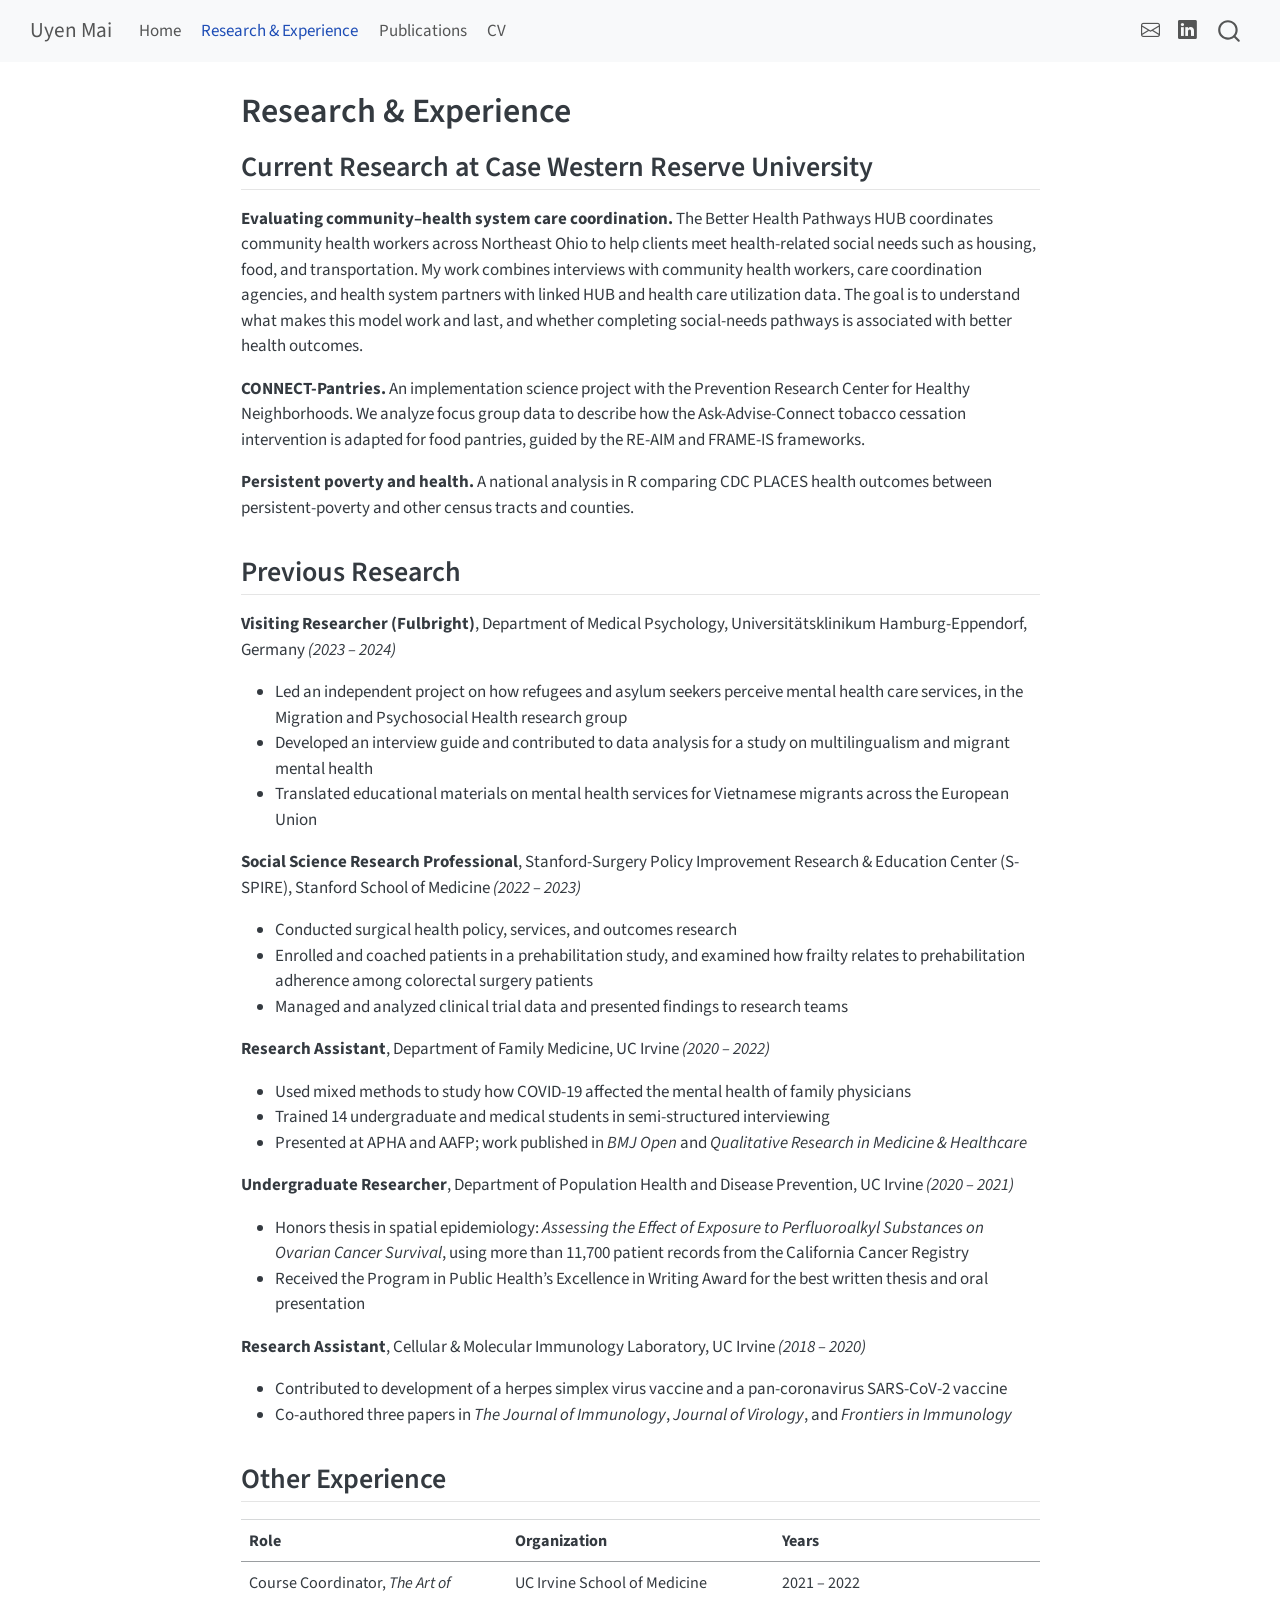
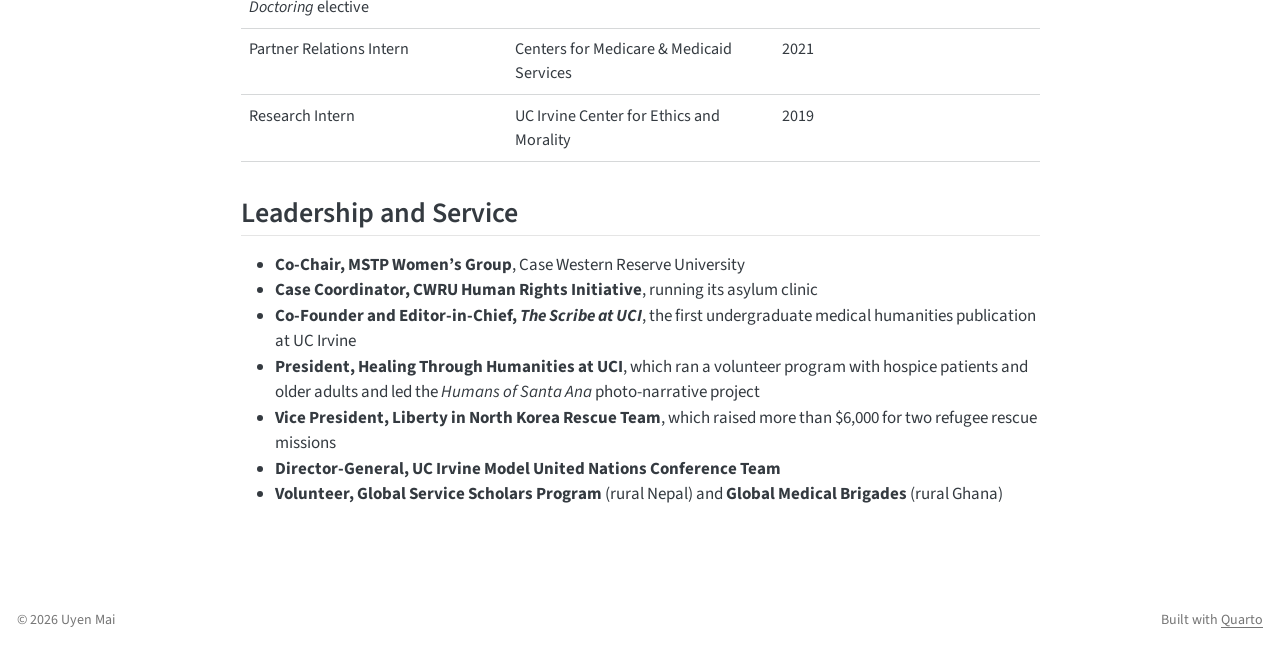
<file: docs/research.html>
<!DOCTYPE html>
<html xmlns="http://www.w3.org/1999/xhtml" lang="en" xml:lang="en"><head>

<meta charset="utf-8">
<meta name="generator" content="quarto-1.11.9">

<meta name="viewport" content="width=device-width, initial-scale=1.0, user-scalable=yes">


<title>Research &amp; Experience – Uyen Mai</title>
<style>
/* Default styles provided by pandoc.
** See https://pandoc.org/MANUAL.html#variables-for-html for config info.
*/
span.smallcaps{font-variant: small-caps;}
div.columns{display: flex; gap: 1.5em;}
div.column{flex: auto;}
@media screen {
div.columns{gap: min(4vw, 1.5em);}
div.column{overflow-x: auto;}
}
div.hanging-indent{margin-left: 1.5em; text-indent: -1.5em;}
ul.task-list{list-style: none;}
ul.task-list li input[type="checkbox"] {
  width: 0.8em;
  margin: 0 0.8em 0.2em -1em; /* quarto-specific, see https://github.com/quarto-dev/quarto-cli/issues/4556 */ 
  vertical-align: middle;
}
</style>


<script src="site_libs/quarto-nav/quarto-nav.js"></script>
<script src="site_libs/quarto-nav/headroom.min.js"></script>
<script src="site_libs/clipboard/clipboard.min.js"></script>
<script src="site_libs/quarto-search/autocomplete.umd.js"></script>
<script src="site_libs/quarto-search/fuse.min.js"></script>
<script src="site_libs/quarto-search/quarto-search.js"></script>
<meta name="quarto:offset" content="./">
<link href="./favicon.png" rel="icon" type="image/png">
<script src="site_libs/quarto-html/quarto.js" type="module"></script>
<script src="site_libs/quarto-html/tabsets/tabsets.js" type="module"></script>
<script src="site_libs/quarto-html/scrollable-regions/scrollable-regions.js" type="module"></script>
<script src="site_libs/quarto-html/popper.min.js"></script>
<script src="site_libs/quarto-html/tippy.umd.min.js"></script>
<script src="site_libs/quarto-html/anchor.min.js"></script>
<link href="site_libs/quarto-html/tippy.css" rel="stylesheet">
<link href="site_libs/quarto-html/quarto-syntax-highlighting-63b5708e65d6cd79cd7618c58d0c21e7.css" rel="stylesheet" id="quarto-text-highlighting-styles">
<script src="site_libs/bootstrap/bootstrap.min.js"></script>
<link href="site_libs/bootstrap/bootstrap-icons.css" rel="stylesheet">
<link href="site_libs/bootstrap/bootstrap-2f26042ee04390a409193c36bb3e8631.min.css" rel="stylesheet" append-hash="true" id="quarto-bootstrap" data-mode="light">
<script id="quarto-search-options" type="application/json">{
  "location": "navbar",
  "copy-button": false,
  "collapse-after": 3,
  "panel-placement": "end",
  "type": "overlay",
  "limit": 50,
  "keyboard-shortcut": [
    "f",
    "/",
    "s"
  ],
  "show-item-context": false,
  "language": {
    "search-no-results-text": "No results",
    "search-matching-documents-text": "matching documents",
    "search-copy-link-title": "Copy link to search",
    "search-hide-matches-text": "Hide additional matches",
    "search-more-match-text": "more match in this document",
    "search-more-matches-text": "more matches in this document",
    "search-clear-button-title": "Clear",
    "search-text-placeholder": "",
    "search-detached-cancel-button-title": "Cancel",
    "search-submit-button-title": "Submit",
    "search-label": "Search"
  }
}</script>


<link rel="stylesheet" href="styles.css">
</head>

<body class="nav-fixed fullcontent quarto-light"><a id="quarto-skip-link" class="visually-hidden-focusable" href="#quarto-document-content">Skip to main content</a>

<div id="quarto-search-results"></div>
  <header id="quarto-header" class="headroom fixed-top">
    <nav class="navbar navbar-expand-lg " data-bs-theme="dark" aria-label="Site">
      <div class="navbar-container container-fluid">
      <div class="navbar-brand-container mx-auto">
    <a class="navbar-brand" href="./index.html">
    <span class="navbar-title">Uyen Mai</span>
    </a>
  </div>
          <button class="navbar-toggler" type="button" data-bs-toggle="collapse" data-bs-target="#navbarCollapse" aria-controls="navbarCollapse" aria-expanded="false" aria-label="Toggle navigation" onclick="if (window.quartoToggleHeadroom) { window.quartoToggleHeadroom(); }">
  <span class="navbar-toggler-icon"></span>
</button>
          <div class="collapse navbar-collapse" id="navbarCollapse">
            <ul class="navbar-nav navbar-nav-scroll me-auto">
  <li class="nav-item">
    <a class="nav-link" href="./index.html"> 
<span class="menu-text">Home</span></a>
  </li>  
  <li class="nav-item">
    <a class="nav-link active" href="./research.html" aria-current="page"> 
<span class="menu-text">Research &amp; Experience</span></a>
  </li>  
  <li class="nav-item">
    <a class="nav-link" href="./publications.html"> 
<span class="menu-text">Publications</span></a>
  </li>  
  <li class="nav-item">
    <a class="nav-link" href="./cv.pdf"> 
<span class="menu-text">CV</span></a>
  </li>  
</ul>
            <ul class="navbar-nav navbar-nav-scroll ms-auto">
  <li class="nav-item compact">
    <a class="nav-link" href="mailto:utm@case.edu"> <i class="bi bi-envelope" role="img" aria-label="Email">
</i> 
<span class="menu-text"></span></a>
  </li>  
  <li class="nav-item compact">
    <a class="nav-link" href="https://www.linkedin.com/in/umai/"> <i class="bi bi-linkedin" role="img" aria-label="LinkedIn">
</i> 
<span class="menu-text"></span></a>
  </li>  
</ul>
          </div> <!-- /navcollapse -->
            <div class="quarto-navbar-tools">
</div>
            <div id="quarto-search" class="" title="Search"></div>
      </div> <!-- /container-fluid -->
    </nav>
</header>
<!-- content -->
<div id="quarto-content" class="quarto-container page-columns page-rows-contents page-layout-article page-navbar">
<!-- sidebar -->
<!-- margin-sidebar -->
    
<!-- main -->
<main class="content" id="quarto-document-content" tabindex="-1">

<header id="title-block-header" class="quarto-title-block default">
<div class="quarto-title">
<h1 class="title">Research &amp; Experience</h1>
</div>



<div class="quarto-title-meta">

    
  
    
  </div>
  


</header>


<section id="current-research-at-case-western-reserve-university" class="level2">
<h2 class="anchored" data-anchor-id="current-research-at-case-western-reserve-university">Current Research at Case Western Reserve University</h2>
<p><strong>Evaluating community–health system care coordination.</strong> The Better Health Pathways HUB coordinates community health workers across Northeast Ohio to help clients meet health-related social needs such as housing, food, and transportation. My work combines interviews with community health workers, care coordination agencies, and health system partners with linked HUB and health care utilization data. The goal is to understand what makes this model work and last, and whether completing social-needs pathways is associated with better health outcomes.</p>
<p><strong>CONNECT-Pantries.</strong> An implementation science project with the Prevention Research Center for Healthy Neighborhoods. We analyze focus group data to describe how the Ask-Advise-Connect tobacco cessation intervention is adapted for food pantries, guided by the RE-AIM and FRAME-IS frameworks.</p>
<p><strong>Persistent poverty and health.</strong> A national analysis in R comparing CDC PLACES health outcomes between persistent-poverty and other census tracts and counties.</p>
</section>
<section id="previous-research" class="level2">
<h2 class="anchored" data-anchor-id="previous-research">Previous Research</h2>
<p><strong>Visiting Researcher (Fulbright)</strong>, Department of Medical Psychology, Universitätsklinikum Hamburg-Eppendorf, Germany <em>(2023 – 2024)</em></p>
<ul>
<li>Led an independent project on how refugees and asylum seekers perceive mental health care services, in the Migration and Psychosocial Health research group</li>
<li>Developed an interview guide and contributed to data analysis for a study on multilingualism and migrant mental health</li>
<li>Translated educational materials on mental health services for Vietnamese migrants across the European Union</li>
</ul>
<p><strong>Social Science Research Professional</strong>, Stanford-Surgery Policy Improvement Research &amp; Education Center (S-SPIRE), Stanford School of Medicine <em>(2022 – 2023)</em></p>
<ul>
<li>Conducted surgical health policy, services, and outcomes research</li>
<li>Enrolled and coached patients in a prehabilitation study, and examined how frailty relates to prehabilitation adherence among colorectal surgery patients</li>
<li>Managed and analyzed clinical trial data and presented findings to research teams</li>
</ul>
<p><strong>Research Assistant</strong>, Department of Family Medicine, UC Irvine <em>(2020 – 2022)</em></p>
<ul>
<li>Used mixed methods to study how COVID-19 affected the mental health of family physicians</li>
<li>Trained 14 undergraduate and medical students in semi-structured interviewing</li>
<li>Presented at APHA and AAFP; work published in <em>BMJ Open</em> and <em>Qualitative Research in Medicine &amp; Healthcare</em></li>
</ul>
<p><strong>Undergraduate Researcher</strong>, Department of Population Health and Disease Prevention, UC Irvine <em>(2020 – 2021)</em></p>
<ul>
<li>Honors thesis in spatial epidemiology: <em>Assessing the Effect of Exposure to Perfluoroalkyl Substances on Ovarian Cancer Survival</em>, using more than 11,700 patient records from the California Cancer Registry</li>
<li>Received the Program in Public Health’s Excellence in Writing Award for the best written thesis and oral presentation</li>
</ul>
<p><strong>Research Assistant</strong>, Cellular &amp; Molecular Immunology Laboratory, UC Irvine <em>(2018 – 2020)</em></p>
<ul>
<li>Contributed to development of a herpes simplex virus vaccine and a pan-coronavirus SARS-CoV-2 vaccine</li>
<li>Co-authored three papers in <em>The Journal of Immunology</em>, <em>Journal of Virology</em>, and <em>Frontiers in Immunology</em></li>
</ul>
</section>
<section id="other-experience" class="level2">
<h2 class="anchored" data-anchor-id="other-experience">Other Experience</h2>
<table class="caption-top table">
<colgroup>
<col style="width: 33%">
<col style="width: 33%">
<col style="width: 33%">
</colgroup>
<thead>
<tr class="header">
<th>Role</th>
<th>Organization</th>
<th>Years</th>
</tr>
</thead>
<tbody>
<tr class="odd">
<td>Course Coordinator, <em>The Art of Doctoring</em> elective</td>
<td>UC Irvine School of Medicine</td>
<td>2021 – 2022</td>
</tr>
<tr class="even">
<td>Partner Relations Intern</td>
<td>Centers for Medicare &amp; Medicaid Services</td>
<td>2021</td>
</tr>
<tr class="odd">
<td>Research Intern</td>
<td>UC Irvine Center for Ethics and Morality</td>
<td>2019</td>
</tr>
</tbody>
</table>
</section>
<section id="leadership-and-service" class="level2">
<h2 class="anchored" data-anchor-id="leadership-and-service">Leadership and Service</h2>
<ul>
<li><strong>Co-Chair, MSTP Women’s Group</strong>, Case Western Reserve University</li>
<li><strong>Case Coordinator, CWRU Human Rights Initiative</strong>, running its asylum clinic</li>
<li><strong>Co-Founder and Editor-in-Chief, <em>The Scribe at UCI</em></strong>, the first undergraduate medical humanities publication at UC Irvine</li>
<li><strong>President, Healing Through Humanities at UCI</strong>, which ran a volunteer program with hospice patients and older adults and led the <em>Humans of Santa Ana</em> photo-narrative project</li>
<li><strong>Vice President, Liberty in North Korea Rescue Team</strong>, which raised more than $6,000 for two refugee rescue missions</li>
<li><strong>Director-General, UC Irvine Model United Nations Conference Team</strong></li>
<li><strong>Volunteer, Global Service Scholars Program</strong> (rural Nepal) and <strong>Global Medical Brigades</strong> (rural Ghana)</li>
</ul>


</section>

</main> <!-- /main -->
<script id="quarto-html-after-body" type="application/javascript">
  window.document.addEventListener("DOMContentLoaded", function (event) {
    const icon = "";
    const anchorJS = new window.AnchorJS();
    anchorJS.options = {
      placement: 'right',
      icon: icon
    };
    anchorJS.add('.anchored');
    const isCodeAnnotation = (el) => {
      for (const clz of el.classList) {
        if (clz.startsWith('code-annotation-')) {                     
          return true;
        }
      }
      return false;
    }
    const onCopySuccess = function(e) {
      // button target
      const button = e.trigger;
      // don't keep focus
      button.blur();
      // flash "checked"
      button.classList.add('code-copy-button-checked');
      var currentTitle = button.getAttribute("title");
      button.setAttribute("title", "Copied!");
      let tooltip;
      if (window.bootstrap) {
        button.setAttribute("data-bs-toggle", "tooltip");
        button.setAttribute("data-bs-placement", "left");
        button.setAttribute("data-bs-title", "Copied!");
        tooltip = new bootstrap.Tooltip(button, 
          { trigger: "manual", 
            customClass: "code-copy-button-tooltip",
            offset: [0, -8]});
        tooltip.show();    
      }
      setTimeout(function() {
        if (tooltip) {
          tooltip.hide();
          button.removeAttribute("data-bs-title");
          button.removeAttribute("data-bs-toggle");
          button.removeAttribute("data-bs-placement");
        }
        button.setAttribute("title", currentTitle);
        button.classList.remove('code-copy-button-checked');
      }, 1000);
      // clear code selection
      e.clearSelection();
    }
    const getTextToCopy = function(trigger) {
      const outerScaffold = trigger.parentElement.cloneNode(true);
      const codeEl = outerScaffold.querySelector('code');
      for (const childEl of codeEl.children) {
        if (isCodeAnnotation(childEl)) {
          childEl.remove();
        }
      }
      return codeEl.innerText;
    }
    const clipboard = new window.ClipboardJS('.code-copy-button:not([data-in-quarto-modal])', {
      text: getTextToCopy
    });
    clipboard.on('success', onCopySuccess);
    if (window.document.getElementById('quarto-embedded-source-code-modal')) {
      const clipboardModal = new window.ClipboardJS('.code-copy-button[data-in-quarto-modal]', {
        text: getTextToCopy,
        container: window.document.getElementById('quarto-embedded-source-code-modal')
      });
      clipboardModal.on('success', onCopySuccess);
    }
      var localhostRegex = new RegExp(/^(?:http|https):\/\/localhost\:?[0-9]*\//);
      var mailtoRegex = new RegExp(/^mailto:/);
        var filterRegex = new RegExp('/' + window.location.host + '/');
      var isInternal = (href) => {
          return filterRegex.test(href) || localhostRegex.test(href) || mailtoRegex.test(href);
      }
      // Inspect non-navigation links and adorn them if external
      window.quartoDecorateExternalLinks = function (root) {
     var links = (root || window.document).querySelectorAll('a[href]:not(.nav-link):not(.navbar-brand):not(.toc-action):not(.sidebar-link):not(.sidebar-item-toggle):not(.pagination-link):not(.no-external):not([aria-hidden]):not(.dropdown-item):not(.quarto-navigation-tool):not(.about-link)');
      for (var i=0; i<links.length; i++) {
        const link = links[i];
        if (!isInternal(link.href)) {
          // undo the damage that might have been done by quarto-nav.js in the case of
          // links that we want to consider external
          if (link.dataset.originalHref !== undefined) {
            link.href = link.dataset.originalHref;
          }
          if (!link.classList.contains('no-external-icon')) {
          }
        }
      }
      };
      window.quartoDecorateExternalLinks(window.document);
    // Esc closes the popup (WCAG 1.4.13) and focus leaving both trigger and
    // popup closes it (WCAG 2.4.11); tippy handles neither for interactive popups.
    const hideOnEscAndFocusOut = {
      name: 'hideOnEscAndFocusOut',
      defaultValue: true,
      fn(instance) {
        const dismiss = () => {
          // A show scheduled by the trigger delay would otherwise reopen it
          instance.clearDelayTimeouts();
          instance.hide();
        };
        const onKeyDown = (event) => {
          if (event.key !== 'Escape') {
            return;
          }
          // Keep Esc from also reaching page handlers (e.g. reveal.js overview),
          // except an open reveal.js slide menu, which Esc should close too.
          // The menu handles keys only when its keyboard option is on.
          const menuHandlesEsc = window.Reveal?.getPlugin?.('menu')?.isOpen() &&
            window.Reveal.getConfig().menu?.keyboard !== false;
          if (!menuHandlesEsc) {
            event.stopPropagation();
          }
          if (instance.popper.contains(window.document.activeElement)) {
            // Disabled while refocusing so the focus trigger does not reopen it
            instance.disable();
            instance.reference.focus();
            instance.enable();
          }
          dismiss();
        };
        const onFocusOut = (event) => {
          const target = event.relatedTarget;
          if (target && !instance.reference.contains(target) &&
              !instance.popper.contains(target)) {
            dismiss();
          }
        };
        // On the trigger too: a click trigger (code-annotations: select) has no
        // blur handling. Attached for the instance's lifetime so leaving the
        // trigger also cancels a show still pending on the trigger delay.
        instance.reference.addEventListener('focusout', onFocusOut);
        return {
          onShow() {
            window.document.addEventListener('keydown', onKeyDown, true);
            instance.popper.addEventListener('focusout', onFocusOut);
          },
          onHide() {
            window.document.removeEventListener('keydown', onKeyDown, true);
            instance.popper.removeEventListener('focusout', onFocusOut);
          },
          onDestroy() {
            instance.reference.removeEventListener('focusout', onFocusOut);
          },
        };
      },
    };
    function tippyHover(el, contentFn, onTriggerFn, onUntriggerFn) {
      const config = {
        allowHTML: true,
        maxWidth: 500,
        delay: 100,
        arrow: false,
        appendTo: function(el) {
            return el.parentElement;
        },
        interactive: true,
        interactiveBorder: 10,
        theme: 'quarto',
        placement: 'bottom-start',
        plugins: [hideOnEscAndFocusOut],
      };
      if (contentFn) {
        config.content = contentFn;
      }
      if (onTriggerFn) {
        config.onTrigger = onTriggerFn;
      }
      if (onUntriggerFn) {
        config.onUntrigger = onUntriggerFn;
      }
      window.tippy(el, config); 
    }
    const noterefs = window.document.querySelectorAll('a[role="doc-noteref"]');
    for (var i=0; i<noterefs.length; i++) {
      const ref = noterefs[i];
      tippyHover(ref, function() {
        // use id or data attribute instead here
        let href = ref.getAttribute('data-footnote-href') || ref.getAttribute('href');
        try { href = new URL(href).hash; } catch {}
        const id = href.replace(/^#\/?/, "");
        const note = window.document.getElementById(id);
        if (note) {
          return note.innerHTML;
        } else {
          return "";
        }
      });
    }
    const xrefs = window.document.querySelectorAll('a.quarto-xref');
    const processXRef = (id, note) => {
      // Strip column container classes
      const stripColumnClz = (el) => {
        el.classList.remove("page-full", "page-columns");
        if (el.children) {
          for (const child of el.children) {
            stripColumnClz(child);
          }
        }
      }
      stripColumnClz(note)
      if (id === null || id.startsWith('sec-')) {
        // Special case sections, only their first couple elements
        const container = document.createElement("div");
        if (note.children && note.children.length > 2) {
          container.appendChild(note.children[0].cloneNode(true));
          for (let i = 1; i < note.children.length; i++) {
            const child = note.children[i];
            if (child.tagName === "P" && child.innerText === "") {
              continue;
            } else {
              container.appendChild(child.cloneNode(true));
              break;
            }
          }
          if (window.Quarto?.typesetMath) {
            window.Quarto.typesetMath(container);
          }
          return container.innerHTML
        } else {
          if (window.Quarto?.typesetMath) {
            window.Quarto.typesetMath(note);
          }
          return note.innerHTML;
        }
      } else {
        // Remove any anchor links if they are present
        const anchorLink = note.querySelector('a.anchorjs-link');
        if (anchorLink) {
          anchorLink.remove();
        }
        if (window.Quarto?.typesetMath) {
          window.Quarto.typesetMath(note);
        }
        if (note.classList.contains("callout")) {
          return note.outerHTML;
        } else {
          return note.innerHTML;
        }
      }
    }
    for (var i=0; i<xrefs.length; i++) {
      const xref = xrefs[i];
      tippyHover(xref, undefined, function(instance) {
        instance.disable();
        let url = xref.getAttribute('href');
        let hash = undefined; 
        if (url.startsWith('#')) {
          hash = url;
        } else {
          try { hash = new URL(url).hash; } catch {}
        }
        if (hash) {
          const id = hash.replace(/^#\/?/, "");
          const note = window.document.getElementById(id);
          if (note !== null) {
            try {
              const html = processXRef(id, note.cloneNode(true));
              instance.setContent(html);
            } finally {
              instance.enable();
              instance.show();
            }
          } else {
            // See if we can fetch this
            fetch(url.split('#')[0])
            .then(res => res.text())
            .then(html => {
              const parser = new DOMParser();
              const htmlDoc = parser.parseFromString(html, "text/html");
              const note = htmlDoc.getElementById(id);
              if (note !== null) {
                const html = processXRef(id, note);
                instance.setContent(html);
              } 
            }).finally(() => {
              instance.enable();
              instance.show();
            });
          }
        } else {
          // See if we can fetch a full url (with no hash to target)
          // This is a special case and we should probably do some content thinning / targeting
          fetch(url)
          .then(res => res.text())
          .then(html => {
            const parser = new DOMParser();
            const htmlDoc = parser.parseFromString(html, "text/html");
            const note = htmlDoc.querySelector('main.content');
            if (note !== null) {
              // This should only happen for chapter cross references
              // (since there is no id in the URL)
              // remove the first header
              if (note.children.length > 0 && note.children[0].tagName === "HEADER") {
                note.children[0].remove();
              }
              const html = processXRef(null, note);
              instance.setContent(html);
            } 
          }).finally(() => {
            instance.enable();
            instance.show();
          });
        }
      }, function(instance) {
      });
    }
        let selectedAnnoteEl;
        const selectorForAnnotation = ( cell, annotation) => {
          let cellAttr = 'data-code-cell="' + cell + '"';
          let lineAttr = 'data-code-annotation="' +  annotation + '"';
          const selector = 'span[' + cellAttr + '][' + lineAttr + ']';
          return selector;
        }
        const selectCodeLines = (annoteEl) => {
          const doc = window.document;
          const targetCell = annoteEl.getAttribute("data-target-cell");
          const targetAnnotation = annoteEl.getAttribute("data-target-annotation");
          const annoteSpan = window.document.querySelector(selectorForAnnotation(targetCell, targetAnnotation));
          const lines = annoteSpan.getAttribute("data-code-lines").split(",");
          const lineIds = lines.map((line) => {
            return targetCell + "-" + line;
          })
          // Each band is positioned against its own containing block, which is
          // not the offsetParent of the lines, so place it from client rects.
          const placeBand = (band, firstEl, lastEl, codeBlock) => {
            const container = band.offsetParent;
            if (container === null) {
              return;
            }
            const containerRect = container.getBoundingClientRect();
            // Reveal.js scales slides with a transform, so convert client
            // pixels back to the CSS pixels of the container.
            const scale = containerRect.height / container.offsetHeight || 1;
            const firstRect = firstEl.getBoundingClientRect();
            const lastRect = lastEl.getBoundingClientRect();
            const top = (firstRect.top - containerRect.top) / scale - container.clientTop + container.scrollTop;
            const height = (lastRect.bottom - firstRect.top) / scale;
            band.style.top = top - 2 + "px";
            band.style.height = height + 4 + "px";
            if (codeBlock) {
              // Without the copy button wrapper, the containing block is wider
              // than the code block, so span the code block explicitly.
              const blockRect = codeBlock.getBoundingClientRect();
              band.style.left = (blockRect.left - containerRect.left) / scale - container.clientLeft + container.scrollLeft + "px";
              band.style.width = blockRect.width / scale + "px";
            }
          };
          if (lineIds.length > 0) {
            const el = window.document.getElementById(lineIds[0]);
            const lastEl = window.document.getElementById(lineIds[lineIds.length - 1]);
            const parent = el.parentElement.parentElement;
            // cook up a div (if necessary) and position it
            let div = window.document.getElementById("code-annotation-line-highlight");
            if (div === null) {
              div = window.document.createElement("div");
              div.setAttribute("id", "code-annotation-line-highlight");
              div.style.position = 'absolute';
              parent.appendChild(div);
            }
            placeBand(div, el, lastEl, parent.closest("div.sourceCode") || parent);
            let gutterDiv = window.document.getElementById("code-annotation-line-highlight-gutter");
            if (gutterDiv === null) {
              gutterDiv = window.document.createElement("div");
              gutterDiv.setAttribute("id", "code-annotation-line-highlight-gutter");
              gutterDiv.style.position = 'absolute';
              const codeCell = window.document.getElementById(targetCell);
              const gutter = codeCell.querySelector('.code-annotation-gutter');
              gutter.appendChild(gutterDiv);
            }
            placeBand(gutterDiv, el, lastEl);
            selectedAnnoteEl = annoteEl;
          }
        };
        const unselectCodeLines = () => {
          const elementsIds = ["code-annotation-line-highlight", "code-annotation-line-highlight-gutter"];
          elementsIds.forEach((elId) => {
            const div = window.document.getElementById(elId);
            if (div) {
              div.remove();
            }
          });
          selectedAnnoteEl = undefined;
        };
          // Handle positioning of the toggle
      window.addEventListener(
        "resize",
        throttle(() => {
          elRect = undefined;
          if (selectedAnnoteEl) {
            selectCodeLines(selectedAnnoteEl);
          }
        }, 10)
      );
      function throttle(fn, ms) {
      let throttle = false;
      let timer;
        return (...args) => {
          if(!throttle) { // first call gets through
              fn.apply(this, args);
              throttle = true;
          } else { // all the others get throttled
              if(timer) clearTimeout(timer); // cancel #2
              timer = setTimeout(() => {
                fn.apply(this, args);
                timer = throttle = false;
              }, ms);
          }
        };
      }
        // Attach click handler to the DT
        const annoteDls = window.document.querySelectorAll('dt[data-target-cell]');
        for (const annoteDlNode of annoteDls) {
          annoteDlNode.addEventListener('click', (event) => {
            const clickedEl = event.target;
            if (clickedEl !== selectedAnnoteEl) {
              unselectCodeLines();
              const activeEl = window.document.querySelector('dt[data-target-cell].code-annotation-active');
              if (activeEl) {
                activeEl.classList.remove('code-annotation-active');
              }
              selectCodeLines(clickedEl);
              clickedEl.classList.add('code-annotation-active');
            } else {
              // Unselect the line
              unselectCodeLines();
              clickedEl.classList.remove('code-annotation-active');
            }
          });
        }
    const findCites = (el) => {
      const parentEl = el.parentElement;
      if (parentEl) {
        const cites = parentEl.dataset.cites;
        if (cites) {
          return {
            el,
            cites: cites.split(' ')
          };
        } else {
          return findCites(el.parentElement)
        }
      } else {
        return undefined;
      }
    };
    var bibliorefs = window.document.querySelectorAll('a[role="doc-biblioref"]');
    for (var i=0; i<bibliorefs.length; i++) {
      const ref = bibliorefs[i];
      const citeInfo = findCites(ref);
      if (citeInfo) {
        tippyHover(citeInfo.el, function() {
          var popup = window.document.createElement('div');
          citeInfo.cites.forEach(function(cite) {
            var citeDiv = window.document.createElement('div');
            citeDiv.classList.add('hanging-indent');
            citeDiv.classList.add('csl-entry');
            var biblioDiv = window.document.getElementById('ref-' + cite);
            if (biblioDiv) {
              citeDiv.innerHTML = biblioDiv.innerHTML;
            }
            popup.appendChild(citeDiv);
          });
          return popup.innerHTML;
        });
      }
    }
  });
  </script>
  <script type="application/javascript">
  window.quartoScrollableRegionsLabels = {"code":"Scrollable code","output":"Scrollable output"};
  </script>
</div> <!-- /content -->
<footer class="footer">
  <div class="nav-footer">
    <div class="nav-footer-left">
<p>© 2026 Uyen Mai</p>
</div>   
    <div class="nav-footer-center">
      &nbsp;
    </div>
    <div class="nav-footer-right">
<p>Built with <a href="https://quarto.org">Quarto</a></p>
</div>
  </div>
</footer>




</body></html>
</file>
<file: docs/site_libs/quarto-html/tippy.css>
.tippy-box[data-animation=fade][data-state=hidden]{opacity:0}[data-tippy-root]{max-width:calc(100vw - 10px)}.tippy-box{position:relative;background-color:#333;color:#fff;border-radius:4px;font-size:14px;line-height:1.4;white-space:normal;outline:0;transition-property:transform,visibility,opacity}.tippy-box[data-placement^=top]>.tippy-arrow{bottom:0}.tippy-box[data-placement^=top]>.tippy-arrow:before{bottom:-7px;left:0;border-width:8px 8px 0;border-top-color:initial;transform-origin:center top}.tippy-box[data-placement^=bottom]>.tippy-arrow{top:0}.tippy-box[data-placement^=bottom]>.tippy-arrow:before{top:-7px;left:0;border-width:0 8px 8px;border-bottom-color:initial;transform-origin:center bottom}.tippy-box[data-placement^=left]>.tippy-arrow{right:0}.tippy-box[data-placement^=left]>.tippy-arrow:before{border-width:8px 0 8px 8px;border-left-color:initial;right:-7px;transform-origin:center left}.tippy-box[data-placement^=right]>.tippy-arrow{left:0}.tippy-box[data-placement^=right]>.tippy-arrow:before{left:-7px;border-width:8px 8px 8px 0;border-right-color:initial;transform-origin:center right}.tippy-box[data-inertia][data-state=visible]{transition-timing-function:cubic-bezier(.54,1.5,.38,1.11)}.tippy-arrow{width:16px;height:16px;color:#333}.tippy-arrow:before{content:"";position:absolute;border-color:transparent;border-style:solid}.tippy-content{position:relative;padding:5px 9px;z-index:1}
</file>
<file: docs/site_libs/quarto-html/quarto-syntax-highlighting-63b5708e65d6cd79cd7618c58d0c21e7.css>
/* quarto syntax highlight colors */
:root {
  --quarto-hl-ot-color: #003B4F;
  --quarto-hl-at-color: #657422;
  --quarto-hl-ss-color: #20794D;
  --quarto-hl-an-color: #5E5E5E;
  --quarto-hl-fu-color: #4758AB;
  --quarto-hl-st-color: #20794D;
  --quarto-hl-cf-color: #003B4F;
  --quarto-hl-op-color: #5E5E5E;
  --quarto-hl-er-color: #AD0000;
  --quarto-hl-bn-color: #AD0000;
  --quarto-hl-al-color: #AD0000;
  --quarto-hl-va-color: #111111;
  --quarto-hl-bu-color: inherit;
  --quarto-hl-ex-color: inherit;
  --quarto-hl-pp-color: #AD0000;
  --quarto-hl-in-color: #5E5E5E;
  --quarto-hl-vs-color: #20794D;
  --quarto-hl-wa-color: #5E5E5E;
  --quarto-hl-do-color: #5E5E5E;
  --quarto-hl-im-color: #00769E;
  --quarto-hl-ch-color: #20794D;
  --quarto-hl-dt-color: #AD0000;
  --quarto-hl-fl-color: #AD0000;
  --quarto-hl-co-color: #5E5E5E;
  --quarto-hl-cv-color: #5E5E5E;
  --quarto-hl-cn-color: #8f5902;
  --quarto-hl-sc-color: #5E5E5E;
  --quarto-hl-dv-color: #AD0000;
  --quarto-hl-kw-color: #003B4F;
}

/* other quarto variables */
:root {
  --quarto-font-monospace: SFMono-Regular, Menlo, Monaco, Consolas, "Liberation Mono", "Courier New", monospace;
}

/* syntax highlight based on Pandoc's rules */
pre > code.sourceCode > span {
  color: #003B4F;
}

code.sourceCode > span {
  color: #003B4F;
}

div.sourceCode,
div.sourceCode pre.sourceCode {
  color: #003B4F;
}

/* Normal */
code span {
  color: #003B4F;
}

/* Alert */
code span.al {
  color: #AD0000;
  font-style: inherit;
}

/* Annotation */
code span.an {
  color: #5E5E5E;
  font-style: inherit;
}

/* Attribute */
code span.at {
  color: #657422;
  font-style: inherit;
}

/* BaseN */
code span.bn {
  color: #AD0000;
  font-style: inherit;
}

/* BuiltIn */
code span.bu {
  font-style: inherit;
}

/* ControlFlow */
code span.cf {
  color: #003B4F;
  font-weight: bold;
  font-style: inherit;
}

/* Char */
code span.ch {
  color: #20794D;
  font-style: inherit;
}

/* Constant */
code span.cn {
  color: #8f5902;
  font-style: inherit;
}

/* Comment */
code span.co {
  color: #5E5E5E;
  font-style: inherit;
}

/* CommentVar */
code span.cv {
  color: #5E5E5E;
  font-style: italic;
}

/* Documentation */
code span.do {
  color: #5E5E5E;
  font-style: italic;
}

/* DataType */
code span.dt {
  color: #AD0000;
  font-style: inherit;
}

/* DecVal */
code span.dv {
  color: #AD0000;
  font-style: inherit;
}

/* Error */
code span.er {
  color: #AD0000;
  font-style: inherit;
}

/* Extension */
code span.ex {
  font-style: inherit;
}

/* Float */
code span.fl {
  color: #AD0000;
  font-style: inherit;
}

/* Function */
code span.fu {
  color: #4758AB;
  font-style: inherit;
}

/* Import */
code span.im {
  color: #00769E;
  font-style: inherit;
}

/* Information */
code span.in {
  color: #5E5E5E;
  font-style: inherit;
}

/* Keyword */
code span.kw {
  color: #003B4F;
  font-weight: bold;
  font-style: inherit;
}

/* Operator */
code span.op {
  color: #5E5E5E;
  font-style: inherit;
}

/* Other */
code span.ot {
  color: #003B4F;
  font-style: inherit;
}

/* Preprocessor */
code span.pp {
  color: #AD0000;
  font-style: inherit;
}

/* SpecialChar */
code span.sc {
  color: #5E5E5E;
  font-style: inherit;
}

/* SpecialString */
code span.ss {
  color: #20794D;
  font-style: inherit;
}

/* String */
code span.st {
  color: #20794D;
  font-style: inherit;
}

/* Variable */
code span.va {
  color: #111111;
  font-style: inherit;
}

/* VerbatimString */
code span.vs {
  color: #20794D;
  font-style: inherit;
}

/* Warning */
code span.wa {
  color: #5E5E5E;
  font-style: italic;
}

.prevent-inlining {
  content: "</";
}

/*# sourceMappingURL=054cc16b9e9817627be6994582d2ffb5.css.map */
</file>
<file: docs/styles.css>
/* Light touches on top of the cosmo theme */
h2 {
  margin-top: 2rem;
  padding-bottom: 0.25rem;
  border-bottom: 1px solid #e5e5e5;
}

.about-entity .about-link {
  border-radius: 999px;
}

table {
  font-size: 0.95rem;
}

ol li {
  margin-bottom: 0.75rem;
}
</file>
